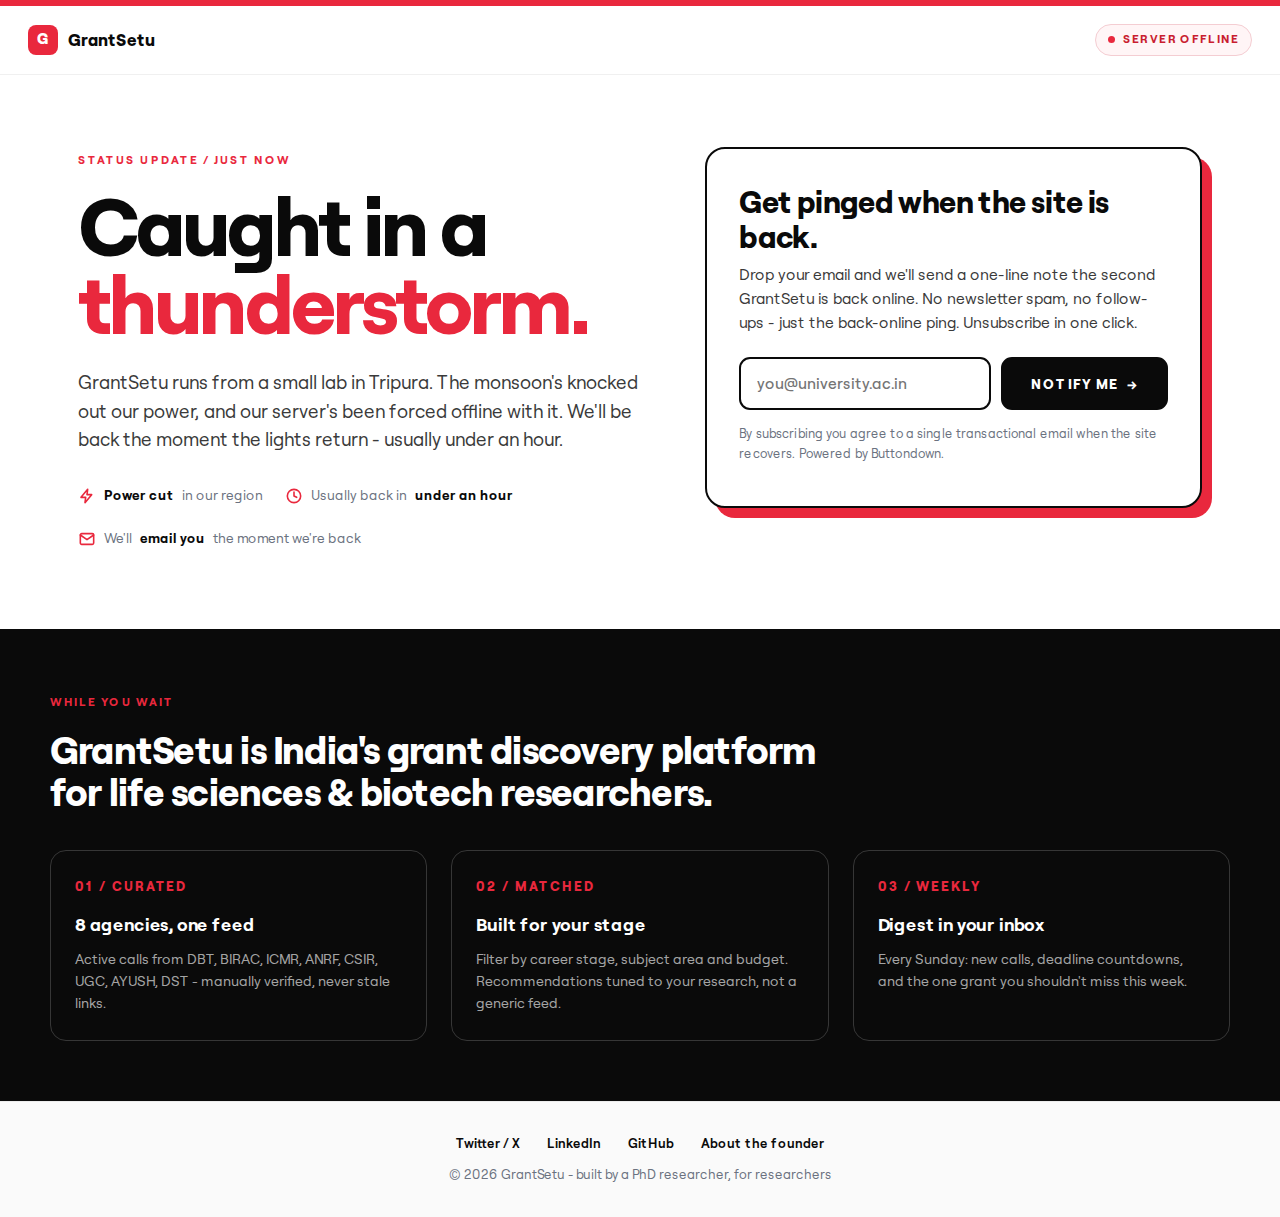
<file: grantsetu-offline/index.html>
<!doctype html>
<html lang="en">
<head>
<meta charset="utf-8">
<meta name="viewport" content="width=device-width,initial-scale=1">
<meta name="robots" content="noindex,nofollow">
<title>GrantSetu - briefly offline</title>
<meta name="description" content="GrantSetu is briefly offline due to a power cut. Drop your email and we'll let you know the moment we're back.">
<meta property="og:title" content="GrantSetu - briefly offline">
<meta property="og:description" content="The monsoon knocked out our power. We'll be back the moment the lights return.">
<meta name="theme-color" content="#0A0A0A">

<!-- Roobert variable font - loaded from the same origin (the portfolio repo). -->
<style>
  @font-face {
    font-family: 'Roobert';
    font-style: normal;
    font-weight: 300 900;
    font-display: swap;
    src: url('../fonts/roobert-proportional-vf.woff2') format('woff2 supports variations'),
         url('../fonts/roobert-proportional-vf.woff2') format('woff2-variations');
  }

  *,*::before,*::after{box-sizing:border-box}
  html,body{margin:0;padding:0;background:#fff;color:#0A0A0A;overflow-x:hidden}
  html{scroll-behavior:smooth}
  body{
    font-family:'Roobert',-apple-system,BlinkMacSystemFont,'Segoe UI',Roboto,sans-serif;
    -webkit-font-smoothing:antialiased;-moz-osx-font-smoothing:grayscale;
    line-height:1.55;
    min-height:100vh;
  }
  ::selection{background:#E9283D;color:#fff}

  /* ── Top bar ─────────────────────────────────────────────────── */
  .topbar{
    height:6px;background:#E9283D;
    position:sticky;top:0;z-index:50;
  }

  /* ── Mini header ─────────────────────────────────────────────── */
  .mini-header{
    display:flex;align-items:center;justify-content:space-between;
    padding:18px 28px;border-bottom:1px solid #f0f0f0;
    position:sticky;top:6px;background:#fff;z-index:40;
  }
  .brand{
    display:inline-flex;align-items:center;gap:10px;
    font-weight:800;font-size:17px;letter-spacing:-0.01em;
  }
  .brand-mark{
    width:30px;height:30px;border-radius:8px;background:#E9283D;
    display:inline-flex;align-items:center;justify-content:center;
    color:#fff;font-weight:900;font-size:15px;
  }
  .status-pill{
    display:inline-flex;align-items:center;gap:8px;
    padding:6px 12px;border-radius:999px;
    background:#fff5f6;border:1px solid #f4cdd2;
    font-size:11.5px;font-weight:700;text-transform:uppercase;letter-spacing:0.12em;
    color:#C91E30;
  }
  .status-dot{
    width:7px;height:7px;border-radius:50%;background:#E9283D;
    animation:blink 1.4s ease-in-out infinite;
  }
  @keyframes blink{
    0%,100%{opacity:1;transform:scale(1)}
    50%{opacity:0.45;transform:scale(0.85)}
  }

  /* ── Hero ─────────────────────────────────────────────────────── */
  .hero{
    position:relative;
    padding:72px 28px 80px;
    max-width:1180px;margin:0 auto;
    display:grid;grid-template-columns:minmax(0,1.15fr) minmax(0,1fr);
    gap:56px;align-items:start;
  }
  .eyebrow{
    display:inline-block;
    font-size:11.5px;font-weight:700;letter-spacing:0.18em;text-transform:uppercase;
    color:#E9283D;margin-bottom:18px;
  }
  h1.headline{
    font-size:clamp(40px,6.4vw,82px);
    line-height:0.96;letter-spacing:-0.035em;
    font-weight:800;margin:0 0 24px;
  }
  h1 .accent{color:#E9283D}
  h1 .strike{
    background:#0A0A0A;color:#fff;padding:0 14px;
    display:inline-block;transform:rotate(-1deg);
    border-radius:6px;
  }
  .lede{
    font-size:clamp(16px,1.45vw,19px);
    color:#3a3a3a;max-width:560px;margin:0 0 8px;line-height:1.55;
  }
  .meta{
    display:flex;flex-wrap:wrap;gap:22px;
    margin-top:30px;font-size:13.5px;color:#6b7280;
  }
  .meta strong{color:#0A0A0A;font-weight:700}
  .meta-item{display:inline-flex;align-items:center;gap:8px}
  .meta-icon{
    width:18px;height:18px;display:inline-flex;align-items:center;justify-content:center;
    color:#E9283D;
  }

  /* ── Card with form (sits in the hero's right column) ────────── */
  .form-card{
    border:2.5px solid #0A0A0A;border-radius:20px;
    padding:36px 32px 30px;
    box-shadow:10px 10px 0 0 #E9283D;
    background:#fff;
  }
  .form-card h2{
    font-size:clamp(24px,2.4vw,32px);
    letter-spacing:-0.02em;font-weight:800;
    margin:0 0 8px;line-height:1.15;
  }
  .form-card p.copy{
    font-size:15.5px;color:#3a3a3a;margin:0 0 22px;line-height:1.55;
  }
  .form-row{display:flex;gap:10px;flex-wrap:wrap}
  .form-row input[type=email]{
    flex:1;min-width:0;
    padding:15px 16px;font-size:15.5px;
    border:2px solid #0A0A0A;border-radius:11px;
    background:#fff;color:#0A0A0A;outline:none;
    font-family:inherit;font-weight:500;
    transition:box-shadow .15s ease;
  }
  .form-row input[type=email]:focus{box-shadow:0 0 0 4px rgba(233,40,61,0.22)}
  .form-row button{
    padding:15px 28px;font-size:13.5px;font-weight:800;
    text-transform:uppercase;letter-spacing:0.1em;
    border:2px solid #0A0A0A;border-radius:11px;
    background:#0A0A0A;color:#fff;cursor:pointer;
    font-family:inherit;
    transition:transform .08s ease,background .15s ease,border-color .15s ease;
    display:inline-flex;align-items:center;gap:8px;
  }
  .form-row button:hover{background:#E9283D;border-color:#E9283D}
  .form-row button:active{transform:translateY(1px)}
  .form-row button .arrow{transition:transform .2s ease}
  .form-row button:hover .arrow{transform:translateX(3px)}
  .form-note{
    margin-top:14px;font-size:12.5px;color:#6b7280;letter-spacing:0.01em;
  }

  /* ── Value prop strip ────────────────────────────────────────── */
  .value-strip{
    background:#0A0A0A;color:#fff;padding:60px 28px;
  }
  .value-inner{
    max-width:1180px;margin:0 auto;
  }
  .value-inner .eyebrow{color:#E9283D}
  .value-inner h3{
    font-size:clamp(26px,3vw,40px);font-weight:800;
    letter-spacing:-0.02em;margin:0 0 36px;color:#fff;line-height:1.1;
    max-width:780px;
  }
  .value-grid{
    display:grid;grid-template-columns:repeat(3,1fr);gap:24px;
  }
  .vc{
    border:1.5px solid rgba(255,255,255,0.18);
    border-radius:16px;padding:26px 24px;
    transition:border-color .2s ease,transform .2s ease;
  }
  .vc:hover{border-color:#E9283D;transform:translateY(-3px)}
  .vc-num{
    font-size:13px;font-weight:800;color:#E9283D;
    letter-spacing:0.15em;text-transform:uppercase;margin-bottom:14px;
    display:block;
  }
  .vc h4{font-size:18px;font-weight:700;margin:0 0 10px;letter-spacing:-0.01em}
  .vc p{font-size:14px;color:rgba(255,255,255,0.65);margin:0;line-height:1.55}

  /* ── Footer ──────────────────────────────────────────────────── */
  footer{
    padding:32px 28px;
    text-align:center;font-size:13px;color:#6b7280;
    border-top:1px solid #ececec;
    background:#fafafa;
  }
  footer .links{margin-bottom:10px}
  footer a{
    color:#0A0A0A;text-decoration:none;font-weight:600;
    margin:0 12px;border-bottom:1.5px solid transparent;
    transition:border-color .15s ease,color .15s ease;
  }
  footer a:hover{color:#E9283D;border-color:#E9283D}

  /* ── Mobile ──────────────────────────────────────────────────── */
  @media(max-width:900px){
    .hero{grid-template-columns:1fr;padding:48px 22px 56px;gap:36px}
    .form-card{padding:28px 24px 24px;box-shadow:7px 7px 0 0 #E9283D}
    .form-row button{width:100%;justify-content:center}
    .value-grid{grid-template-columns:1fr;gap:14px}
    .value-strip{padding:48px 22px}
    .mini-header{padding:14px 22px}
  }
</style>
</head>
<body>

<div class="topbar"></div>

<header class="mini-header">
  <div class="brand">
    <span class="brand-mark">G</span>
    <span>GrantSetu</span>
  </div>
  <div class="status-pill">
    <span class="status-dot"></span>
    <span>Server offline</span>
  </div>
</header>

<!-- ── Hero ─────────────────────────────────────────────────── -->
<section class="hero">
  <div>
    <span class="eyebrow">Status update / <span id="when">just now</span></span>
    <h1 class="headline">
      Caught in a<br>
      <span class="accent">thunderstorm.</span>
    </h1>
    <p class="lede">
      GrantSetu runs from a small lab in Tripura. The monsoon's knocked out our power, and our server's been forced offline with it. We'll be back the moment the lights return - usually under an hour.
    </p>
    <div class="meta">
      <span class="meta-item">
        <span class="meta-icon">
          <svg width="16" height="16" viewBox="0 0 24 24" fill="none" stroke="currentColor" stroke-width="2.4" stroke-linecap="round" stroke-linejoin="round"><path d="M13 2 3 14h7l-1 8 10-12h-7l1-8z"/></svg>
        </span>
        <strong>Power cut</strong> in our region
      </span>
      <span class="meta-item">
        <span class="meta-icon">
          <svg width="16" height="16" viewBox="0 0 24 24" fill="none" stroke="currentColor" stroke-width="2.4" stroke-linecap="round" stroke-linejoin="round"><circle cx="12" cy="12" r="10"/><path d="M12 6v6l4 2"/></svg>
        </span>
        Usually back in <strong>under an hour</strong>
      </span>
      <span class="meta-item">
        <span class="meta-icon">
          <svg width="16" height="16" viewBox="0 0 24 24" fill="none" stroke="currentColor" stroke-width="2.4" stroke-linecap="round" stroke-linejoin="round"><path d="M4 4h16c1 0 2 1 2 2v12c0 1-1 2-2 2H4c-1 0-2-1-2-2V6c0-1 1-2 2-2z"/><path d="m22 6-10 7L2 6"/></svg>
        </span>
        We'll <strong>email you</strong> the moment we're back
      </span>
    </div>
  </div>

  <!-- Email capture card - sits in the right column where the storm used to be -->
  <div class="form-card">
    <h2>Get pinged when the site is back.</h2>
    <p class="copy">
      Drop your email and we'll send a one-line note the second GrantSetu is back online. No newsletter spam, no follow-ups - just the back-online ping. Unsubscribe in one click.
    </p>
    <form
      action="https://buttondown.com/api/emails/embed-subscribe/grantsetu"
      method="post"
      target="popupwindow"
      onsubmit="window.open('https://buttondown.com/grantsetu', 'popupwindow')"
      class="form-row"
    >
      <input type="email" name="email" placeholder="you@university.ac.in" autocomplete="email" required>
      <input type="hidden" name="tag" value="outage-notify">
      <button type="submit">
        <span>Notify me</span>
        <span class="arrow">→</span>
      </button>
    </form>
    <p class="form-note">By subscribing you agree to a single transactional email when the site recovers. Powered by Buttondown.</p>
  </div>
</section>

<!-- ── Value prop strip - converts the wait into a learn-about-us moment ── -->
<section class="value-strip">
  <div class="value-inner">
    <span class="eyebrow">While you wait</span>
    <h3>GrantSetu is India's grant discovery platform for life sciences &amp; biotech researchers.</h3>
    <div class="value-grid">
      <div class="vc">
        <span class="vc-num">01 / Curated</span>
        <h4>8 agencies, one feed</h4>
        <p>Active calls from DBT, BIRAC, ICMR, ANRF, CSIR, UGC, AYUSH, DST - manually verified, never stale links.</p>
      </div>
      <div class="vc">
        <span class="vc-num">02 / Matched</span>
        <h4>Built for your stage</h4>
        <p>Filter by career stage, subject area and budget. Recommendations tuned to your research, not a generic feed.</p>
      </div>
      <div class="vc">
        <span class="vc-num">03 / Weekly</span>
        <h4>Digest in your inbox</h4>
        <p>Every Sunday: new calls, deadline countdowns, and the one grant you shouldn't miss this week.</p>
      </div>
    </div>
  </div>
</section>

<footer>
  <div class="links">
    <a href="https://twitter.com/grantsetu" rel="noopener">Twitter / X</a>
    <a href="https://linkedin.com/company/grantsetu" rel="noopener">LinkedIn</a>
    <a href="https://github.com/argajitsarkr/grantsetu" rel="noopener">GitHub</a>
    <a href="https://argajitsarkr.github.io/" rel="noopener">About the founder</a>
  </div>
  <div>&copy; <span id="yr"></span> GrantSetu - built by a PhD researcher, for researchers</div>
</footer>

<script>
  // ── "Status update / X minutes ago" - resets every page load ──
  (function(){
    var el = document.getElementById('when');
    if (!el) return;
    var start = Date.now();
    function tick(){
      var mins = Math.floor((Date.now() - start) / 60000);
      el.textContent = mins < 1 ? 'just now' : (mins === 1 ? '1 minute ago' : mins + ' minutes ago');
    }
    tick();
    setInterval(tick, 30000);
  })();

  // ── Footer year ──
  document.getElementById('yr').textContent = new Date().getFullYear();
</script>

</body>
</html>
</file>
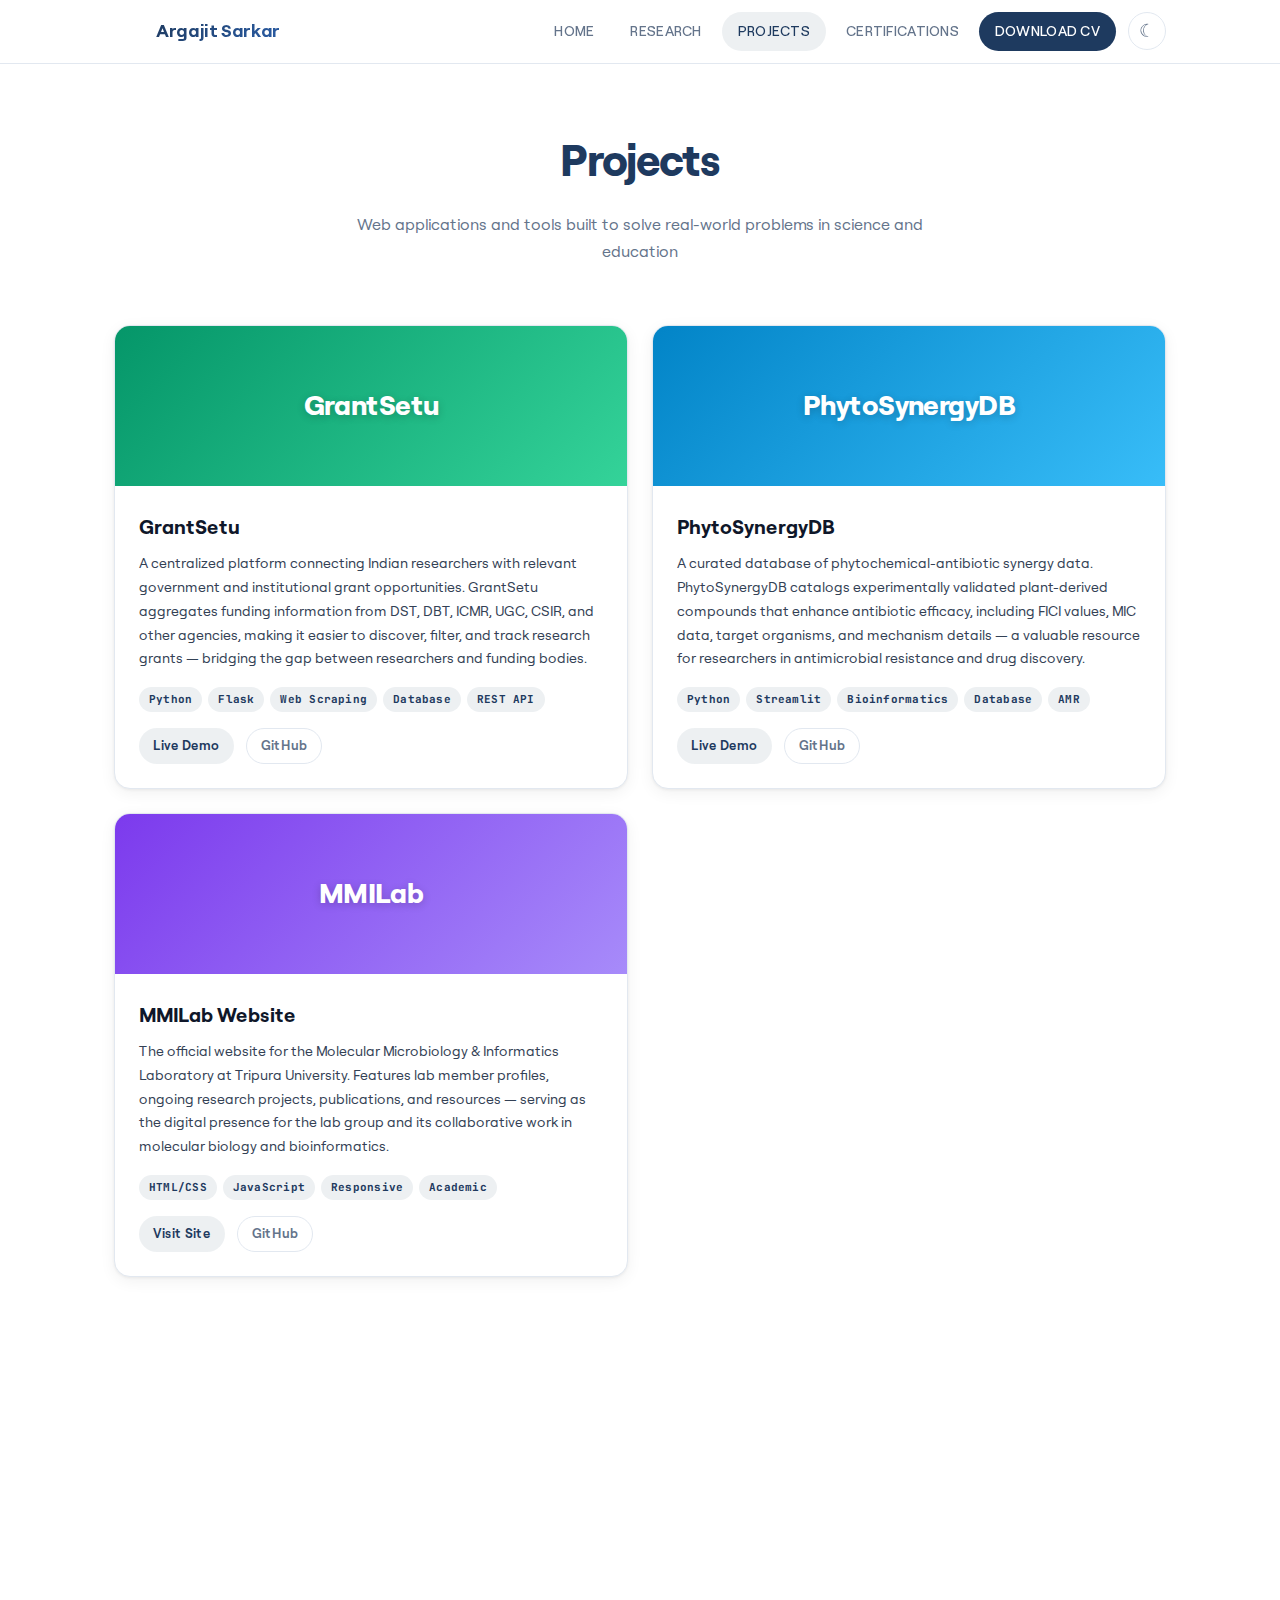
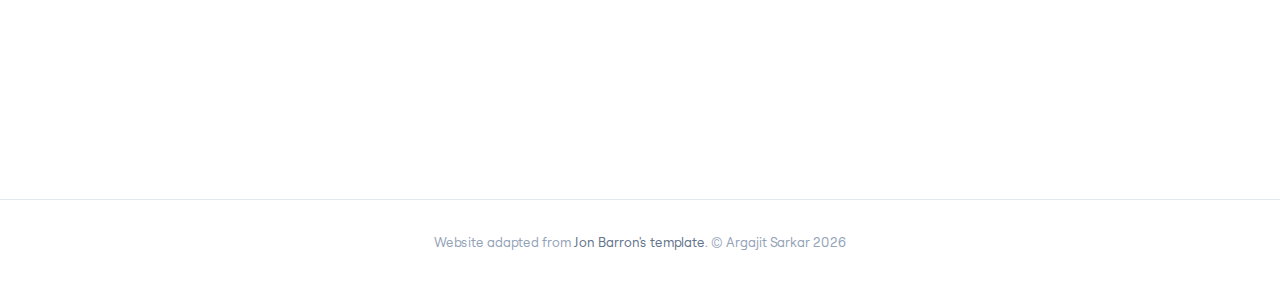
<file: projects.html>
<!DOCTYPE html>
<html lang="en" data-theme="light">
<head>
    <meta charset="UTF-8">
    <meta name="viewport" content="width=device-width, initial-scale=1.0">
    <title>Projects — Argajit Sarkar</title>
    <meta name="author" content="Argajit Sarkar">
    <meta name="description" content="Software projects by Argajit Sarkar — GrantSetu, PhytoSynergyDB, MMILab, and more.">
    <link rel="apple-touch-icon" sizes="180x180" href="images/apple-touch-icon.png">
    <link rel="icon" type="image/png" sizes="32x32" href="images/favicon-32x32.png">
    <link rel="icon" type="image/png" sizes="16x16" href="images/favicon-16x16.png">
    <link rel="shortcut icon" href="favicon.ico">
    <link rel="manifest" href="site.webmanifest">
    <link rel="stylesheet" href="styles.css">
    <script>document.documentElement.setAttribute('data-theme', localStorage.getItem('theme') || 'light');</script>
</head>
<body>

    <!-- Progress Bar -->
    <div class="progress-bar"></div>

    <!-- Navigation -->
    <nav class="nav">
        <div class="nav-inner">
            <a href="index.html" class="nav-brand">
                <img src="images/a_logo.png" alt="Logo">
                <span>Argajit Sarkar</span>
            </a>
            <ul class="nav-links">
                <li><a href="index.html">Home</a></li>
                <li><a href="research.html">Research</a></li>
                <li><a href="projects.html">Projects</a></li>
                <li><a href="certifications.html">Certifications</a></li>
                <li><a href="data/Argajit CV 2026.pdf" target="_blank" class="nav-cta">Download CV</a></li>
                <li>
                    <button class="theme-toggle" aria-label="Toggle theme">
                        <span class="icon-sun">&#9728;</span>
                        <span class="icon-moon">&#9790;</span>
                    </button>
                </li>
            </ul>
            <button class="nav-toggle" aria-label="Toggle navigation">
                <span></span>
                <span></span>
                <span></span>
            </button>
        </div>
    </nav>

    <!-- Page Header -->
    <div class="page-header">
        <div class="container">
            <h1>Projects</h1>
            <p>Web applications and tools built to solve real-world problems in science and education</p>
        </div>
    </div>

    <!-- Projects -->
    <section class="section" style="padding-top: 20px;">
        <div class="container">
            <div class="project-grid">

                <!-- GrantSetu -->
                <div class="card project-card fade-in">
                    <div class="project-card__banner project-card__banner--green">
                        <span class="project-card__banner-text">GrantSetu</span>
                    </div>
                    <div class="project-card__body">
                        <h3 class="project-card__title">GrantSetu</h3>
                        <p class="project-card__desc">
                            A centralized platform connecting Indian researchers with relevant government and institutional grant opportunities. GrantSetu aggregates funding information from DST, DBT, ICMR, UGC, CSIR, and other agencies, making it easier to discover, filter, and track research grants — bridging the gap between researchers and funding bodies.
                        </p>
                        <div class="project-card__tags">
                            <span class="project-tag">Python</span>
                            <span class="project-tag">Flask</span>
                            <span class="project-tag">Web Scraping</span>
                            <span class="project-tag">Database</span>
                            <span class="project-tag">REST API</span>
                        </div>
                        <div class="project-card__links">
                            <a href="#" class="project-card__link">Live Demo</a>
                            <a href="#" class="project-card__link project-card__link--secondary">GitHub</a>
                        </div>
                    </div>
                </div>

                <!-- PhytoSynergyDB -->
                <div class="card project-card fade-in">
                    <div class="project-card__banner project-card__banner--blue">
                        <span class="project-card__banner-text">PhytoSynergyDB</span>
                    </div>
                    <div class="project-card__body">
                        <h3 class="project-card__title">PhytoSynergyDB</h3>
                        <p class="project-card__desc">
                            A curated database of phytochemical-antibiotic synergy data. PhytoSynergyDB catalogs experimentally validated plant-derived compounds that enhance antibiotic efficacy, including FICI values, MIC data, target organisms, and mechanism details — a valuable resource for researchers in antimicrobial resistance and drug discovery.
                        </p>
                        <div class="project-card__tags">
                            <span class="project-tag">Python</span>
                            <span class="project-tag">Streamlit</span>
                            <span class="project-tag">Bioinformatics</span>
                            <span class="project-tag">Database</span>
                            <span class="project-tag">AMR</span>
                        </div>
                        <div class="project-card__links">
                            <a href="#" class="project-card__link">Live Demo</a>
                            <a href="#" class="project-card__link project-card__link--secondary">GitHub</a>
                        </div>
                    </div>
                </div>

                <!-- MMILab -->
                <div class="card project-card fade-in">
                    <div class="project-card__banner project-card__banner--purple">
                        <span class="project-card__banner-text">MMILab</span>
                    </div>
                    <div class="project-card__body">
                        <h3 class="project-card__title">MMILab Website</h3>
                        <p class="project-card__desc">
                            The official website for the Molecular Microbiology & Informatics Laboratory at Tripura University. Features lab member profiles, ongoing research projects, publications, and resources — serving as the digital presence for the lab group and its collaborative work in molecular biology and bioinformatics.
                        </p>
                        <div class="project-card__tags">
                            <span class="project-tag">HTML/CSS</span>
                            <span class="project-tag">JavaScript</span>
                            <span class="project-tag">Responsive</span>
                            <span class="project-tag">Academic</span>
                        </div>
                        <div class="project-card__links">
                            <a href="#" class="project-card__link">Visit Site</a>
                            <a href="#" class="project-card__link project-card__link--secondary">GitHub</a>
                        </div>
                    </div>
                </div>

            </div>
        </div>
    </section>

    <!-- CTA -->
    <section class="cta-section">
        <div class="container container--narrow">
            <div class="cta-box fade-in">
                <h2>Have a Project Idea?</h2>
                <p>I'm open to building tools that help researchers and scientists work more effectively.</p>
                <div class="cta-links">
                    <a href="mailto:argajit.mbbi@tripurauniv.ac.in" class="hero-link hero-link--primary">Get in Touch</a>
                    <a href="https://github.com/argajitsarkr" target="_blank" rel="noopener noreferrer" class="hero-link hero-link--secondary">GitHub Profile</a>
                </div>
            </div>
        </div>
    </section>

    <!-- Footer -->
    <footer class="footer">
        <div class="container">
            <p>
                Website adapted from <a href="https://github.com/jonbarron/jonbarron_website" target="_blank" rel="noopener noreferrer">Jon Barron's template</a>.
                &copy; Argajit Sarkar <span id="current-year"></span>
            </p>
        </div>
    </footer>

    <!-- Back to Top -->
    <button class="back-to-top" aria-label="Back to top">&uarr;</button>

    <script src="script.js"></script>
</body>
</html>
</file>
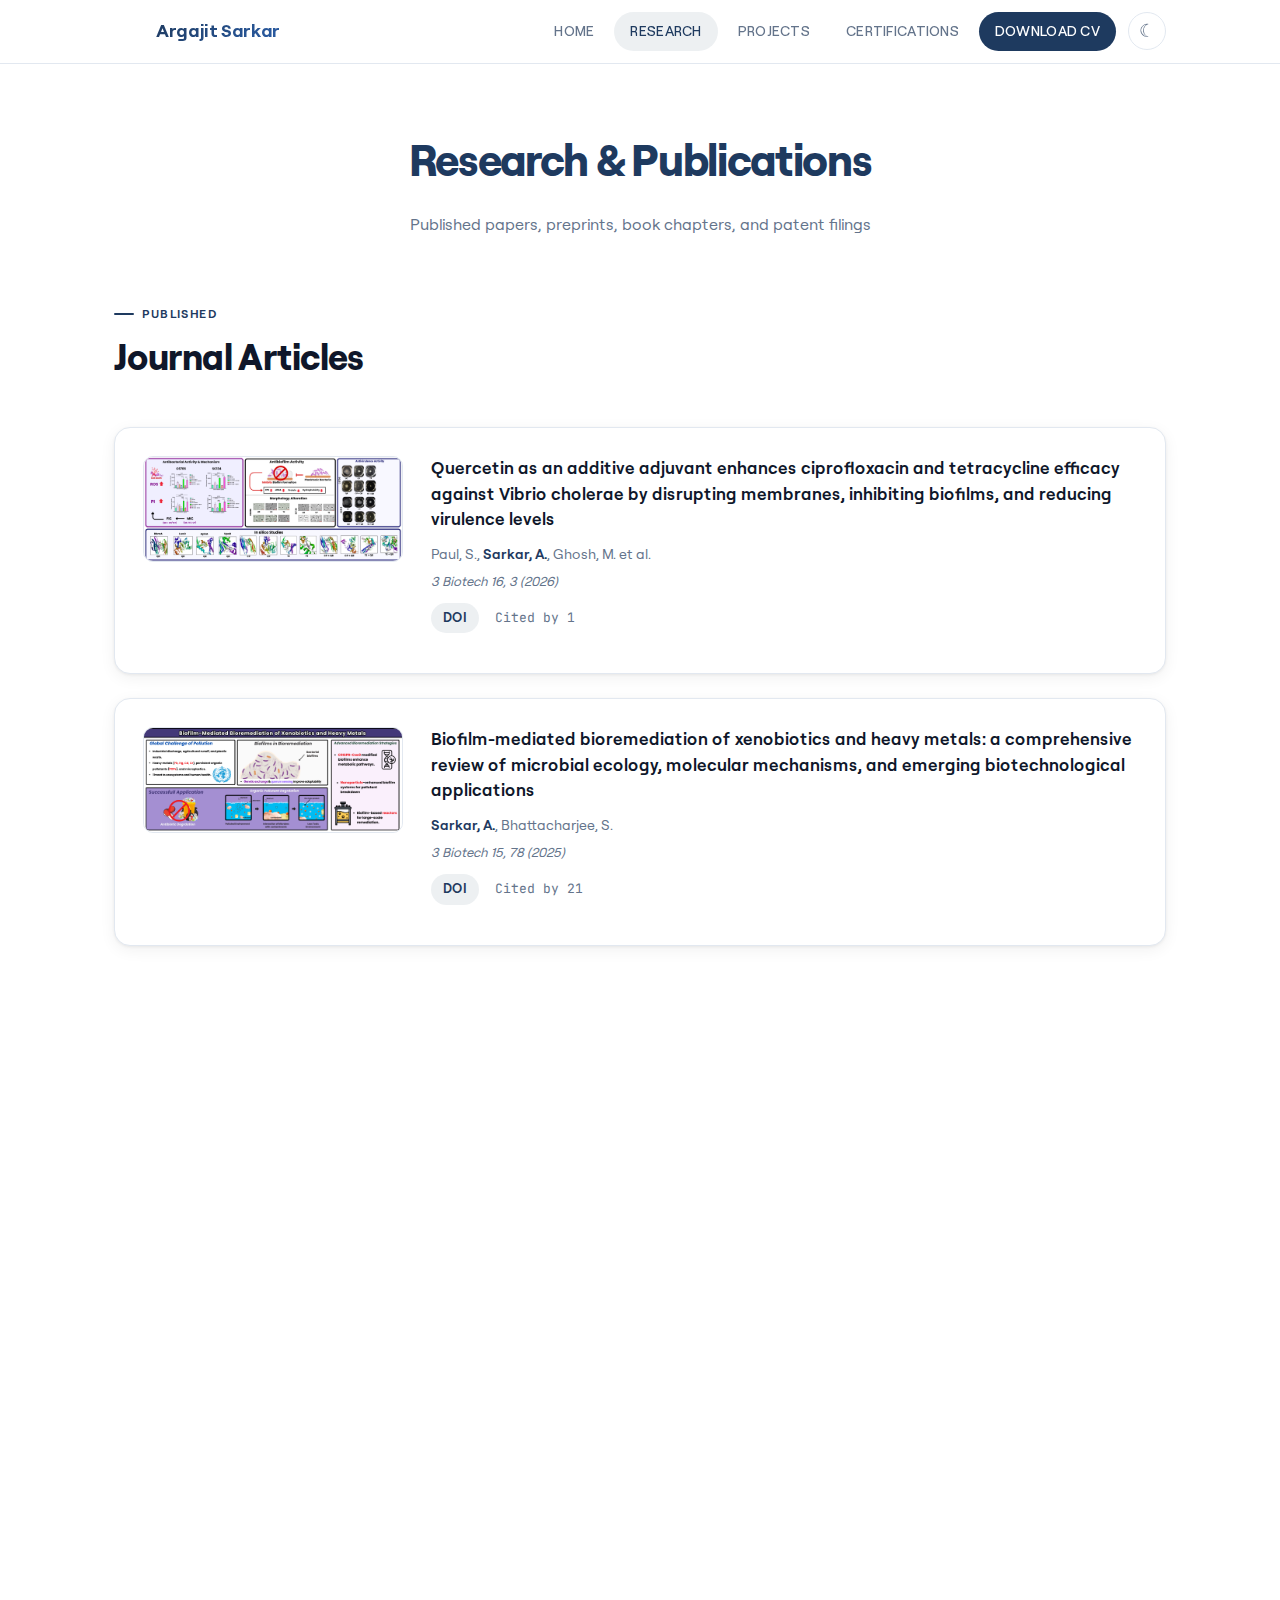
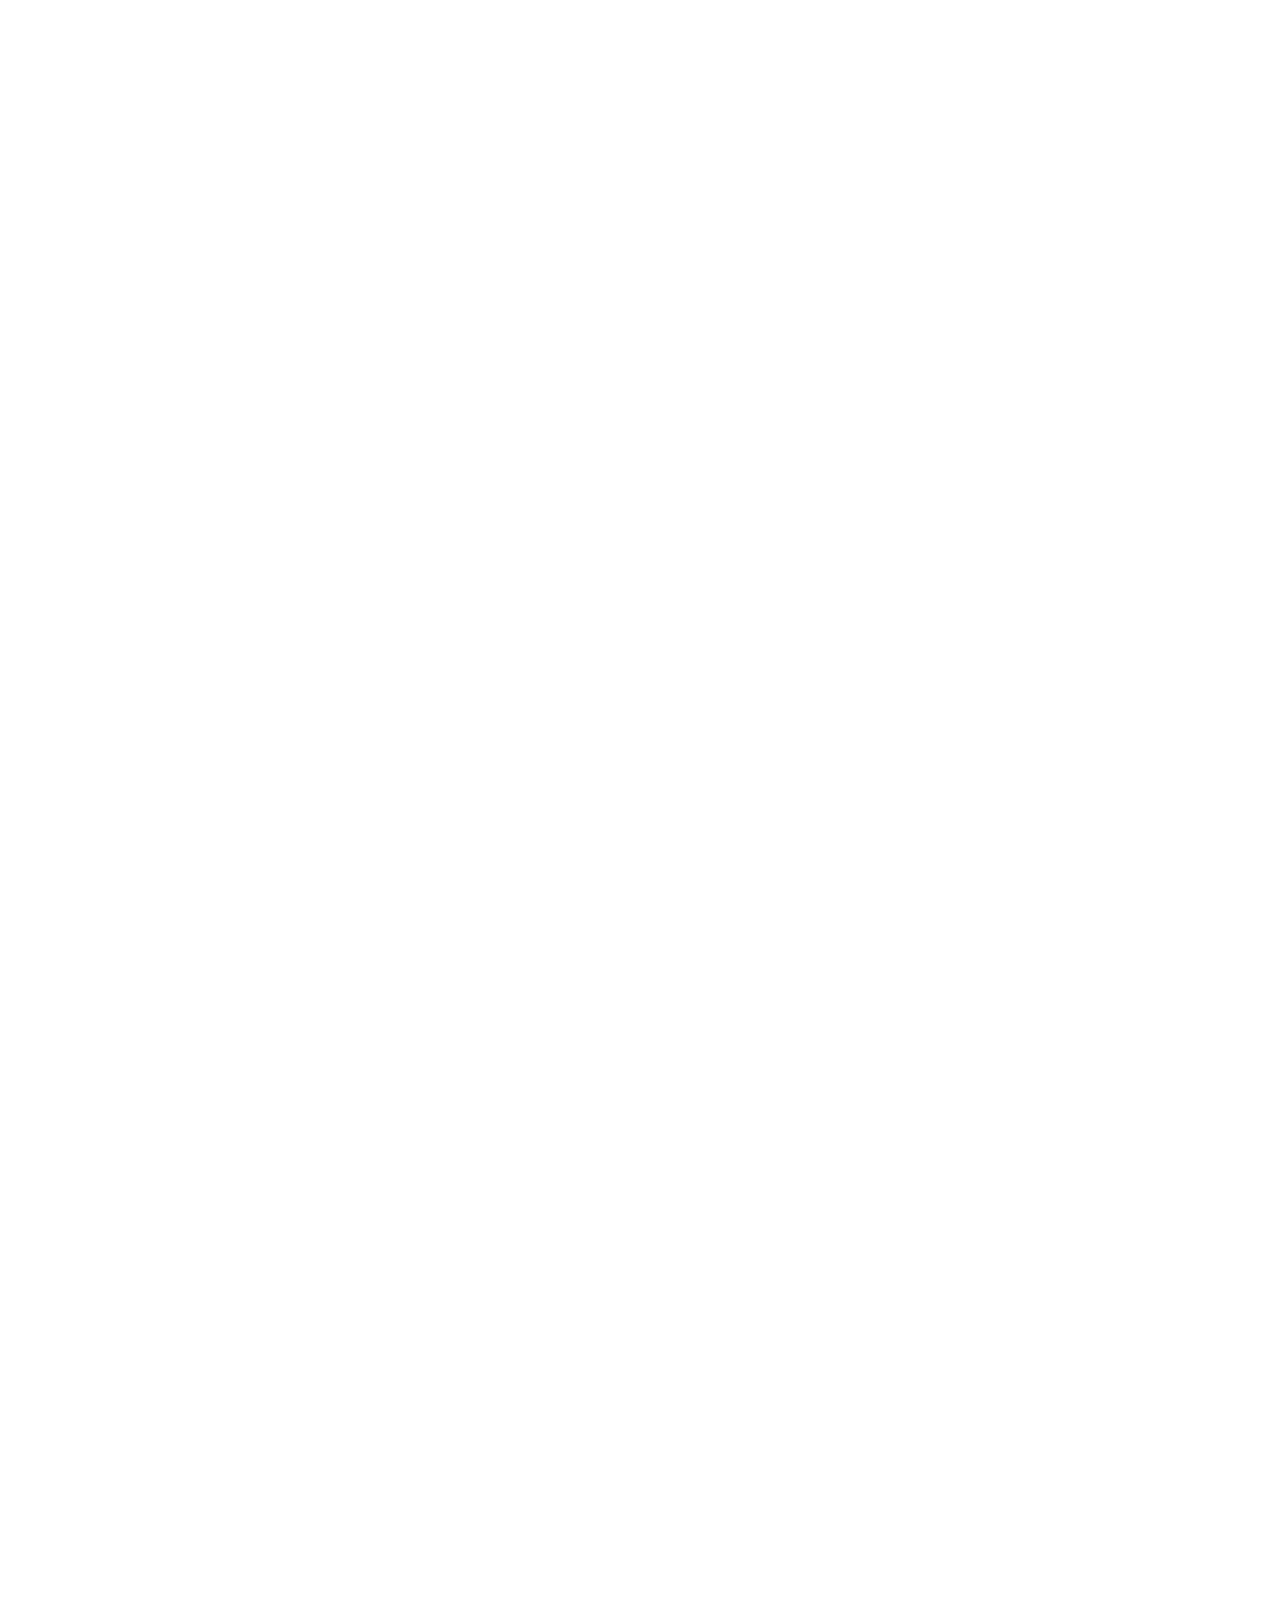
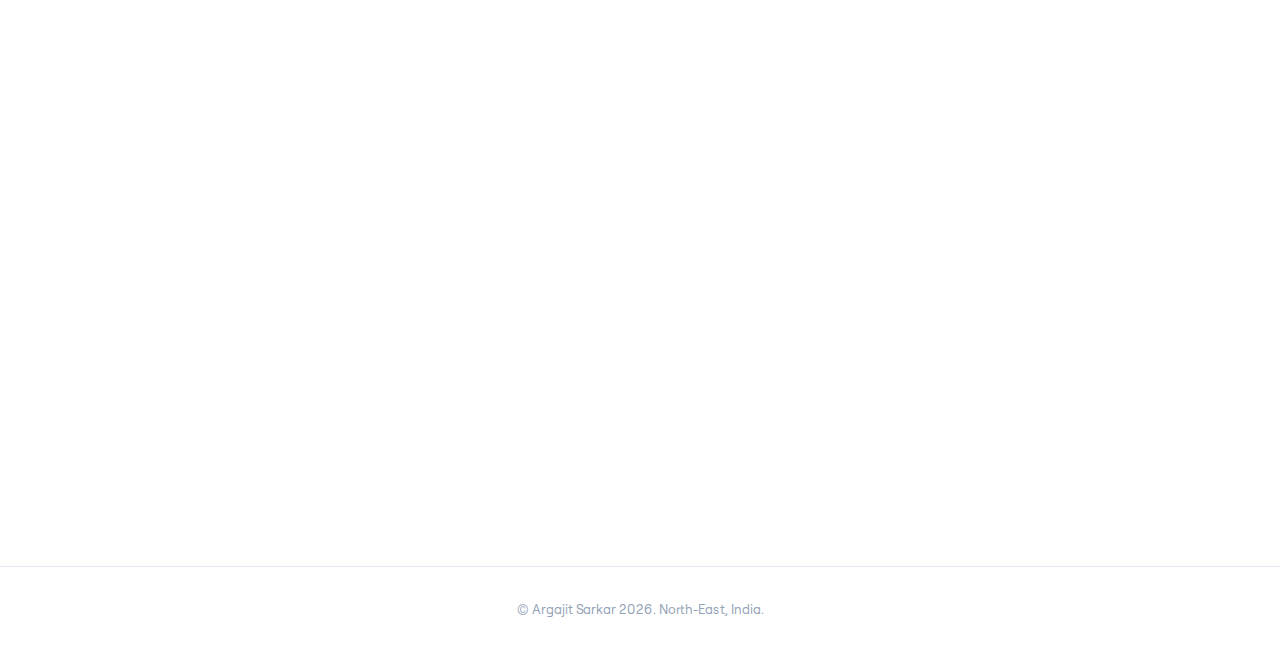
<file: research.html>
<!DOCTYPE html>
<html lang="en" data-theme="light">
<head>
    <meta charset="UTF-8">
    <meta name="viewport" content="width=device-width, initial-scale=1.0">
    <title>Research — Argajit Sarkar</title>
    <meta name="author" content="Argajit Sarkar">
    <meta name="description" content="Publications, preprints, book chapters, and patents by Argajit Sarkar.">
    <link rel="apple-touch-icon" sizes="180x180" href="images/apple-touch-icon.png">
    <link rel="icon" type="image/png" sizes="32x32" href="images/favicon-32x32.png">
    <link rel="icon" type="image/png" sizes="16x16" href="images/favicon-16x16.png">
    <link rel="shortcut icon" href="favicon.ico">
    <link rel="manifest" href="site.webmanifest">
    <link rel="stylesheet" href="styles.css">
    <script>document.documentElement.setAttribute('data-theme', localStorage.getItem('theme') || 'light');</script>
</head>
<body>

    <!-- Progress Bar -->
    <div class="progress-bar"></div>

    <!-- Navigation -->
    <nav class="nav">
        <div class="nav-inner">
            <a href="index.html" class="nav-brand">
                <img src="images/a_logo.png" alt="Logo">
                <span>Argajit Sarkar</span>
            </a>
            <ul class="nav-links">
                <li><a href="index.html">Home</a></li>
                <li><a href="research.html">Research</a></li>
                <li><a href="projects.html">Projects</a></li>
                <li><a href="certifications.html">Certifications</a></li>
                <li><a href="data/Argajit CV 2026.pdf" target="_blank" class="nav-cta">Download CV</a></li>
                <li>
                    <button class="theme-toggle" aria-label="Toggle theme">
                        <span class="icon-sun">&#9728;</span>
                        <span class="icon-moon">&#9790;</span>
                    </button>
                </li>
            </ul>
            <button class="nav-toggle" aria-label="Toggle navigation">
                <span></span>
                <span></span>
                <span></span>
            </button>
        </div>
    </nav>

    <!-- Page Header -->
    <div class="page-header">
        <div class="container">
            <h1>Research & Publications</h1>
            <p>Published papers, preprints, book chapters, and patent filings</p>
        </div>
    </div>

    <!-- Published Papers -->
    <section class="section" style="padding-top: 20px;">
        <div class="container">
            <div class="section-header fade-in">
                <div class="section-label">Published</div>
                <h2 class="section-title">Journal Articles</h2>
            </div>
            <div class="pub-grid">

                <!-- Paper 1 -->
                <div class="card pub-card fade-in">
                    <div class="pub-card__image">
                        <img src="images/qer.png" alt="Quercetin Research">
                    </div>
                    <div class="pub-card__content">
                        <h3 class="pub-card__title">
                            <a href="https://link.springer.com/article/10.1007/s13205-025-04621-x" target="_blank" rel="noopener noreferrer">Quercetin as an additive adjuvant enhances ciprofloxacin and tetracycline efficacy against Vibrio cholerae by disrupting membranes, inhibiting biofilms, and reducing virulence levels</a>
                        </h3>
                        <p class="pub-card__authors">
                            Paul, S., <strong>Sarkar, A.</strong>, Ghosh, M. et al.
                        </p>
                        <p class="pub-card__journal">3 Biotech 16, 3 (2026)</p>
                        <div class="pub-card__meta">
                            <a href="https://doi.org/10.1007/s13205-025-04621-x" target="_blank" rel="noopener noreferrer" class="pub-card__link">DOI</a>
                            <span class="pub-card__citation">Cited by 1</span>
                        </div>
                    </div>
                </div>

                <!-- Paper 2 -->
                <div class="card pub-card fade-in">
                    <div class="pub-card__image">
                        <img src="images/rem.png" alt="Biofilm bioremediation">
                    </div>
                    <div class="pub-card__content">
                        <h3 class="pub-card__title">
                            <a href="https://link.springer.com/article/10.1007/s13205-025-04252-2" target="_blank" rel="noopener noreferrer">Biofilm-mediated bioremediation of xenobiotics and heavy metals: a comprehensive review of microbial ecology, molecular mechanisms, and emerging biotechnological applications</a>
                        </h3>
                        <p class="pub-card__authors">
                            <strong>Sarkar, A.</strong>, Bhattacharjee, S.
                        </p>
                        <p class="pub-card__journal">3 Biotech 15, 78 (2025)</p>
                        <div class="pub-card__meta">
                            <a href="https://doi.org/10.1007/s13205-025-04252-2" target="_blank" rel="noopener noreferrer" class="pub-card__link">DOI</a>
                            <span class="pub-card__citation">Cited by 21</span>
                        </div>
                    </div>
                </div>

                <!-- Paper 3 -->
                <div class="card pub-card fade-in">
                    <div class="pub-card__image">
                        <img src="images/tgf.png" alt="TGF-beta research">
                    </div>
                    <div class="pub-card__content">
                        <h3 class="pub-card__title">
                            <a href="https://www.sciencedirect.com/science/article/abs/pii/S1043466625000122" target="_blank" rel="noopener noreferrer">TGF-beta plays dual roles in immunity and pathogenesis in leishmaniasis</a>
                        </h3>
                        <p class="pub-card__authors">
                            Barik, S., Goswami, S., Nanda, P. K., <strong>Sarkar, A.</strong>, Saha, B., Sarkar, A., & Bhattacharjee, S.
                        </p>
                        <p class="pub-card__journal">Cytokine, 156865 (2025)</p>
                        <div class="pub-card__meta">
                            <a href="https://doi.org/10.1016/j.cyto.2025.156865" target="_blank" rel="noopener noreferrer" class="pub-card__link">DOI</a>
                            <span class="pub-card__citation">Cited by 9</span>
                        </div>
                    </div>
                </div>

            </div>
        </div>
    </section>

    <!-- Book Chapters -->
    <section class="section" style="padding-top: 0;">
        <div class="container">
            <div class="section-header fade-in">
                <div class="section-label">Book Chapter</div>
                <h2 class="section-title">Conference Proceedings</h2>
            </div>
            <div class="pub-grid">
                <div class="card pub-card fade-in">
                    <div class="pub-card__content">
                        <h3 class="pub-card__title">
                            Ghrelin as a potential therapeutic peptide in cancer prevention: A narrative review of molecular and cellular mechanisms
                        </h3>
                        <p class="pub-card__authors">
                            Mandal, R., Saha, S., & <strong>Sarkar, A.</strong>
                        </p>
                        <p class="pub-card__journal">In Proceedings of the 10th International Conference on Recent Advances in Bioscience (pp. 49–64). KSG College of Arts and Science, 2025.</p>
                    </div>
                </div>
            </div>
        </div>
    </section>

    <!-- Preprints & Under Review -->
    <section class="section" style="padding-top: 0;">
        <div class="container">
            <div class="section-header fade-in">
                <div class="section-label">In Progress</div>
                <h2 class="section-title">Preprints & Under Review</h2>
            </div>
            <div class="pub-grid">

                <div class="card pub-card fade-in">
                    <div class="pub-card__image">
                        <img src="images/PreML.png" alt="Periodontitis ML">
                    </div>
                    <div class="pub-card__content">
                        <h3 class="pub-card__title">
                            <a href="https://dx.doi.org/10.2139/ssrn.5334047" target="_blank" rel="noopener noreferrer">Harnessing Generative Artificial Intelligence for Periodontitis Prediction: A Machine Learning Approach Integrating Systemic Health Indicators for Precision Oral Health in Resource-Limited Settings</a>
                        </h3>
                        <p class="pub-card__authors">
                            <strong>Sarkar, A.</strong>, Ghosh, E., Bhattacharjee, S.
                        </p>
                        <p class="pub-card__journal">Frontiers in Dental Medicine (Under Revision) &bull; SSRN Preprint</p>
                        <div class="pub-card__meta">
                            <a href="https://dx.doi.org/10.2139/ssrn.5334047" target="_blank" rel="noopener noreferrer" class="pub-card__link">SSRN</a>
                        </div>
                    </div>
                </div>

                <div class="card pub-card fade-in">
                    <div class="pub-card__content">
                        <h3 class="pub-card__title">
                            The Emerging Landscape of Agentic AI: Integrating multi-agent collaborative systems, large language models (LLMs), and deep learning for a paradigm shift in pharmaceutical efficiency
                        </h3>
                        <p class="pub-card__authors">
                            <strong>Sarkar, A.</strong>, Bhattacharjee, B., Chackraborty, C., Bhattacharjee, S.
                        </p>
                        <p class="pub-card__journal">Briefings in Bioinformatics (Submitted)</p>
                    </div>
                </div>

            </div>
        </div>
    </section>

    <!-- Patents -->
    <section class="section" style="padding-top: 0;">
        <div class="container">
            <div class="section-header fade-in">
                <div class="section-label">Intellectual Property</div>
                <h2 class="section-title">Patents</h2>
            </div>
            <div class="pub-grid">
                <div class="card pub-card fade-in">
                    <div class="pub-card__content">
                        <h3 class="pub-card__title">
                            System And Method For Development, Characterization And Simulation Of The Epitope-Based Peptide Therapeutic Vaccine Against Colorectal Cancer Using Neoantigens
                        </h3>
                        <p class="pub-card__authors">International Patent</p>
                        <p class="pub-card__journal">Date of Filing: 11 December 2025</p>
                    </div>
                </div>
            </div>
        </div>
    </section>

    <!-- Conferences -->
    <section class="section" style="padding-top: 0;">
        <div class="container">
            <div class="section-header fade-in">
                <div class="section-label">Presentations</div>
                <h2 class="section-title">Conferences, Seminars & Awards</h2>
            </div>
            <div class="pub-grid">
                <div class="card pub-card fade-in">
                    <div class="pub-card__content">
                        <h3 class="pub-card__title">Poster Presentation — ICABSB-2025</h3>
                        <p class="pub-card__journal">International Conference on Advances in Biotechnology, Bioprocessing, and Structural Biology, 11-14 December 2025, IIT Roorkee, Uttarakhand, India</p>
                    </div>
                </div>
                <div class="card pub-card fade-in">
                    <div class="pub-card__content">
                        <h3 class="pub-card__title">Poster Presentation — India International Science Festival (IISF) 2025</h3>
                        <p class="pub-card__journal">6-9 December 2025, Chandigarh, Haryana, India</p>
                    </div>
                </div>
                <div class="card pub-card fade-in">
                    <div class="pub-card__content">
                        <h3 class="pub-card__title">Poster Presentation — AICBio 2025</h3>
                        <p class="pub-card__journal">Research Symposium on Artificial Intelligence and Computational Biology, 3-5 December 2025, Amrita Vishwa Vidyapeetham, Coimbatore, Tamil Nadu, India</p>
                    </div>
                </div>
                <div class="card pub-card fade-in">
                    <div class="pub-card__content">
                        <h3 class="pub-card__title">Oral Presentation — Research Catalyst Global Symposium (RCGS)</h3>
                        <p class="pub-card__journal">September 2025, Online</p>
                    </div>
                </div>
                <div class="card pub-card fade-in">
                    <div class="pub-card__content">
                        <h3 class="pub-card__title">Oral Presentation — NCRTBSNEI-2025</h3>
                        <p class="pub-card__journal">National Conference on Recent Trends in Biological Sciences in Northeastern India, March 2025, Tripura University, India</p>
                    </div>
                </div>
                <div class="card pub-card fade-in">
                    <div class="pub-card__content">
                        <h3 class="pub-card__title">Science Beyond Borders — IISF 2024</h3>
                        <p class="pub-card__journal">India International Science Festival, 2024, IIT Guwahati, Assam, India</p>
                    </div>
                </div>
            </div>
        </div>
    </section>

    <!-- Footer -->
    <footer class="footer">
        <div class="container">
            <p>&copy; Argajit Sarkar <span id="current-year"></span>. North-East, India.</p>
        </div>
    </footer>

    <!-- Back to Top -->
    <button class="back-to-top" aria-label="Back to top">&uarr;</button>

    <script src="script.js"></script>
</body>
</html>
</file>
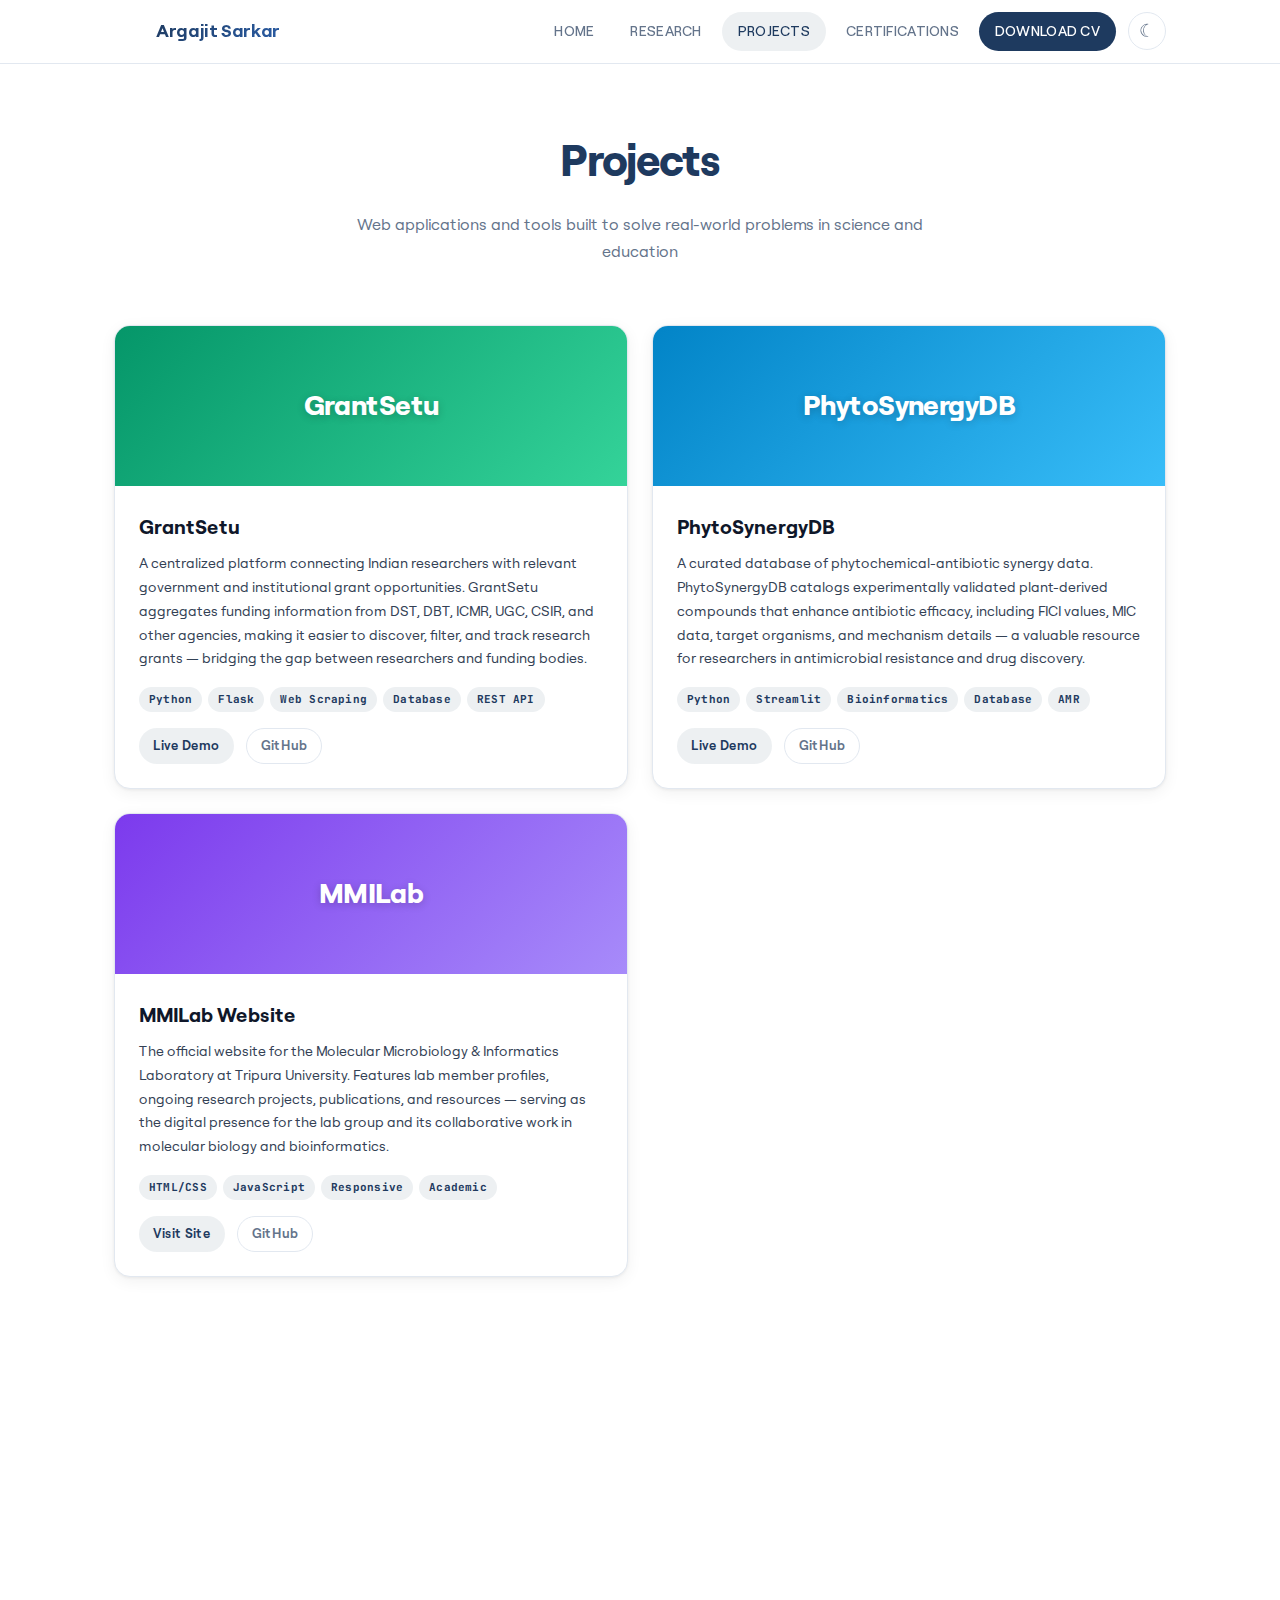
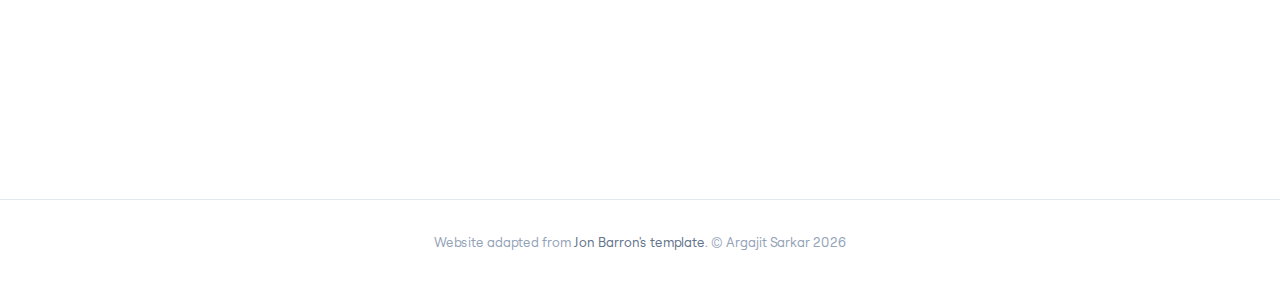
<file: Downloads/argajitsarkr.github today/projects.html>
<!DOCTYPE html>
<html lang="en" data-theme="light">
<head>
    <meta charset="UTF-8">
    <meta name="viewport" content="width=device-width, initial-scale=1.0">
    <title>Projects — Argajit Sarkar</title>
    <meta name="author" content="Argajit Sarkar">
    <meta name="description" content="Software projects by Argajit Sarkar — GrantSetu, PhytoSynergyDB, MMILab, and more.">
    <link rel="icon" type="image/png" href="images/a_logo.png">
    <link rel="stylesheet" href="styles.css">
    <script>document.documentElement.setAttribute('data-theme', localStorage.getItem('theme') || 'light');</script>
</head>
<body>

    <!-- Progress Bar -->
    <div class="progress-bar"></div>

    <!-- Navigation -->
    <nav class="nav">
        <div class="nav-inner">
            <a href="index.html" class="nav-brand">
                <img src="images/a_logo.png" alt="Logo">
                <span>Argajit Sarkar</span>
            </a>
            <ul class="nav-links">
                <li><a href="index.html">Home</a></li>
                <li><a href="research.html">Research</a></li>
                <li><a href="projects.html">Projects</a></li>
                <li><a href="certifications.html">Certifications</a></li>
                <li><a href="data/Argajit CV 2026.pdf" target="_blank" class="nav-cta">Download CV</a></li>
                <li>
                    <button class="theme-toggle" aria-label="Toggle theme">
                        <span class="icon-sun">&#9728;</span>
                        <span class="icon-moon">&#9790;</span>
                    </button>
                </li>
            </ul>
            <button class="nav-toggle" aria-label="Toggle navigation">
                <span></span>
                <span></span>
                <span></span>
            </button>
        </div>
    </nav>

    <!-- Page Header -->
    <div class="page-header">
        <div class="container">
            <h1>Projects</h1>
            <p>Web applications and tools built to solve real-world problems in science and education</p>
        </div>
    </div>

    <!-- Projects -->
    <section class="section" style="padding-top: 20px;">
        <div class="container">
            <div class="project-grid">

                <!-- GrantSetu -->
                <div class="card project-card fade-in">
                    <div class="project-card__banner project-card__banner--green">
                        <span class="project-card__banner-text">GrantSetu</span>
                    </div>
                    <div class="project-card__body">
                        <h3 class="project-card__title">GrantSetu</h3>
                        <p class="project-card__desc">
                            A centralized platform connecting Indian researchers with relevant government and institutional grant opportunities. GrantSetu aggregates funding information from DST, DBT, ICMR, UGC, CSIR, and other agencies, making it easier to discover, filter, and track research grants — bridging the gap between researchers and funding bodies.
                        </p>
                        <div class="project-card__tags">
                            <span class="project-tag">Python</span>
                            <span class="project-tag">Flask</span>
                            <span class="project-tag">Web Scraping</span>
                            <span class="project-tag">Database</span>
                            <span class="project-tag">REST API</span>
                        </div>
                        <div class="project-card__links">
                            <a href="#" class="project-card__link">Live Demo</a>
                            <a href="#" class="project-card__link project-card__link--secondary">GitHub</a>
                        </div>
                    </div>
                </div>

                <!-- PhytoSynergyDB -->
                <div class="card project-card fade-in">
                    <div class="project-card__banner project-card__banner--blue">
                        <span class="project-card__banner-text">PhytoSynergyDB</span>
                    </div>
                    <div class="project-card__body">
                        <h3 class="project-card__title">PhytoSynergyDB</h3>
                        <p class="project-card__desc">
                            A curated database of phytochemical-antibiotic synergy data. PhytoSynergyDB catalogs experimentally validated plant-derived compounds that enhance antibiotic efficacy, including FICI values, MIC data, target organisms, and mechanism details — a valuable resource for researchers in antimicrobial resistance and drug discovery.
                        </p>
                        <div class="project-card__tags">
                            <span class="project-tag">Python</span>
                            <span class="project-tag">Streamlit</span>
                            <span class="project-tag">Bioinformatics</span>
                            <span class="project-tag">Database</span>
                            <span class="project-tag">AMR</span>
                        </div>
                        <div class="project-card__links">
                            <a href="#" class="project-card__link">Live Demo</a>
                            <a href="#" class="project-card__link project-card__link--secondary">GitHub</a>
                        </div>
                    </div>
                </div>

                <!-- MMILab -->
                <div class="card project-card fade-in">
                    <div class="project-card__banner project-card__banner--purple">
                        <span class="project-card__banner-text">MMILab</span>
                    </div>
                    <div class="project-card__body">
                        <h3 class="project-card__title">MMILab Website</h3>
                        <p class="project-card__desc">
                            The official website for the Molecular Microbiology & Informatics Laboratory at Tripura University. Features lab member profiles, ongoing research projects, publications, and resources — serving as the digital presence for the lab group and its collaborative work in molecular biology and bioinformatics.
                        </p>
                        <div class="project-card__tags">
                            <span class="project-tag">HTML/CSS</span>
                            <span class="project-tag">JavaScript</span>
                            <span class="project-tag">Responsive</span>
                            <span class="project-tag">Academic</span>
                        </div>
                        <div class="project-card__links">
                            <a href="#" class="project-card__link">Visit Site</a>
                            <a href="#" class="project-card__link project-card__link--secondary">GitHub</a>
                        </div>
                    </div>
                </div>

            </div>
        </div>
    </section>

    <!-- CTA -->
    <section class="cta-section">
        <div class="container container--narrow">
            <div class="cta-box fade-in">
                <h2>Have a Project Idea?</h2>
                <p>I'm open to building tools that help researchers and scientists work more effectively.</p>
                <div class="cta-links">
                    <a href="mailto:argajit.mbbi@tripurauniv.ac.in" class="hero-link hero-link--primary">Get in Touch</a>
                    <a href="https://github.com/argajitsarkr" target="_blank" rel="noopener noreferrer" class="hero-link hero-link--secondary">GitHub Profile</a>
                </div>
            </div>
        </div>
    </section>

    <!-- Footer -->
    <footer class="footer">
        <div class="container">
            <p>
                Website adapted from <a href="https://github.com/jonbarron/jonbarron_website" target="_blank" rel="noopener noreferrer">Jon Barron's template</a>.
                &copy; Argajit Sarkar <span id="current-year"></span>
            </p>
        </div>
    </footer>

    <!-- Back to Top -->
    <button class="back-to-top" aria-label="Back to top">&uarr;</button>

    <script src="script.js"></script>
</body>
</html>
</file>
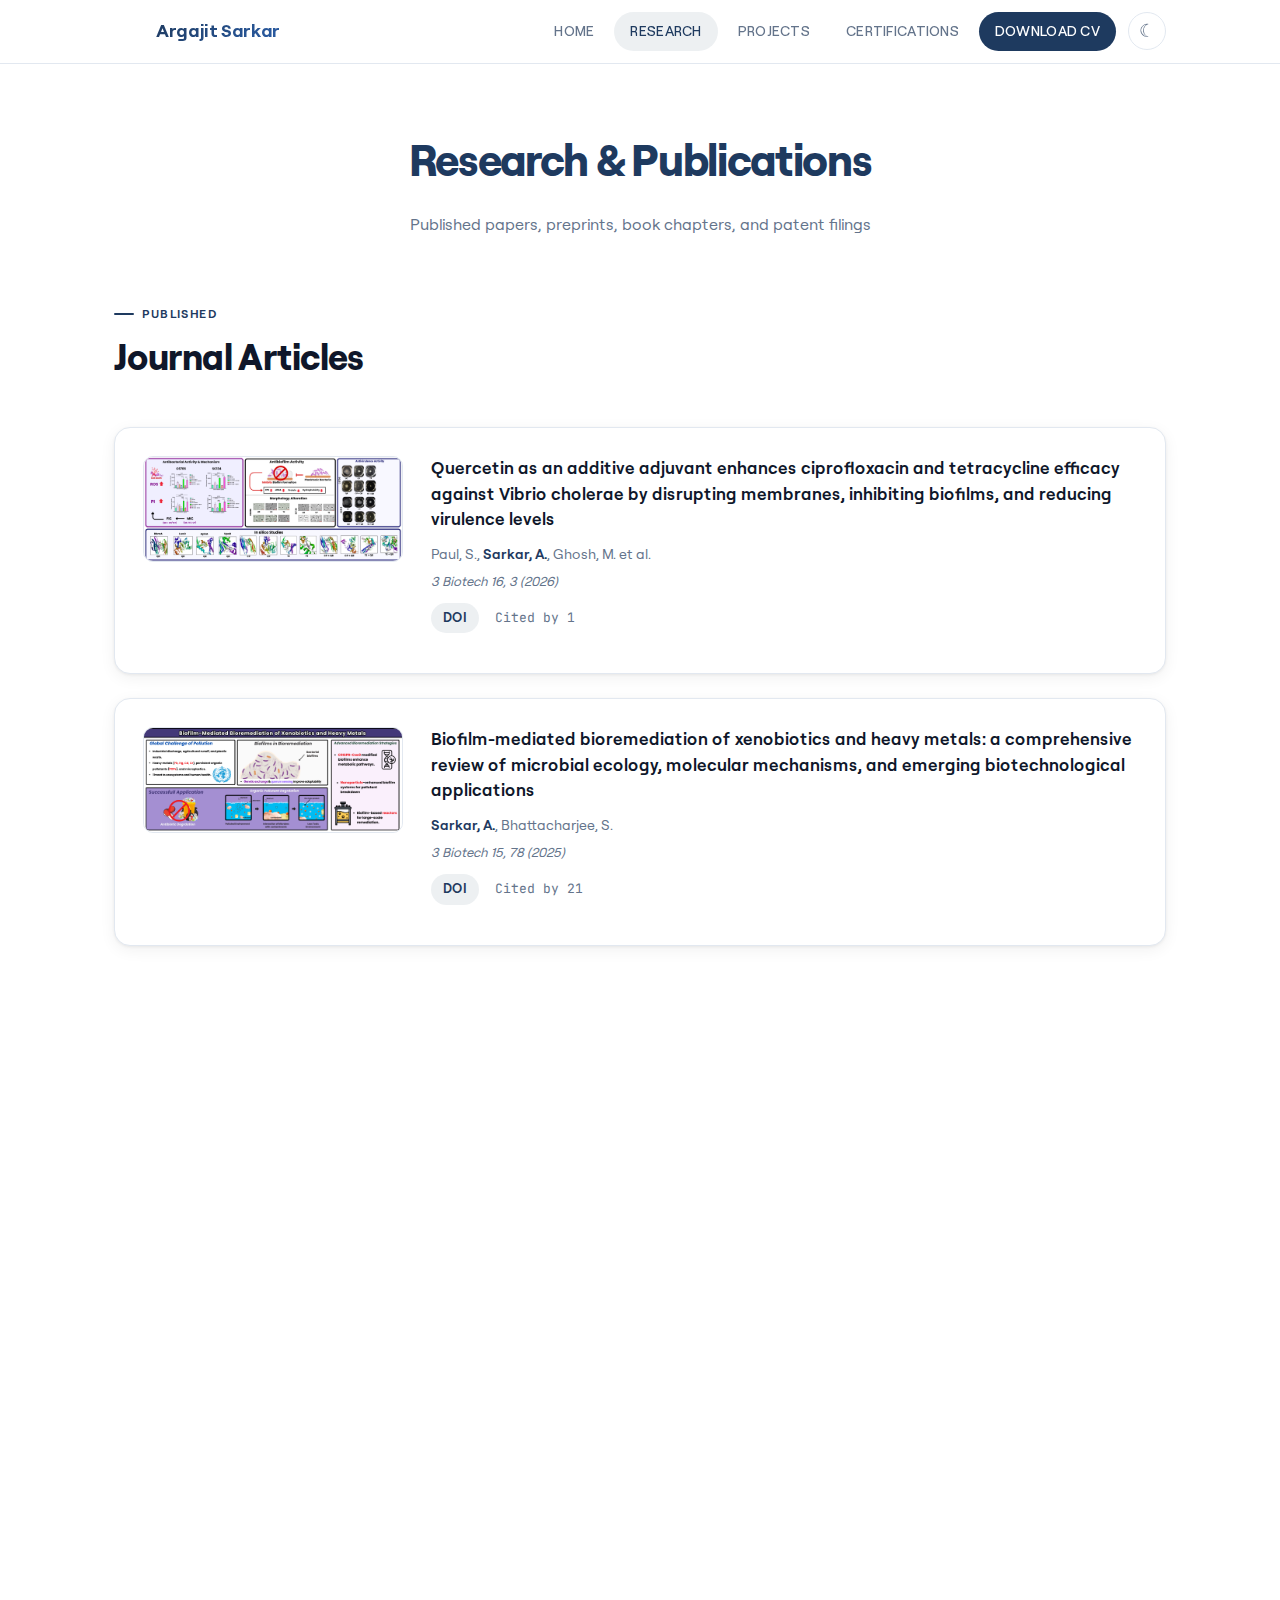
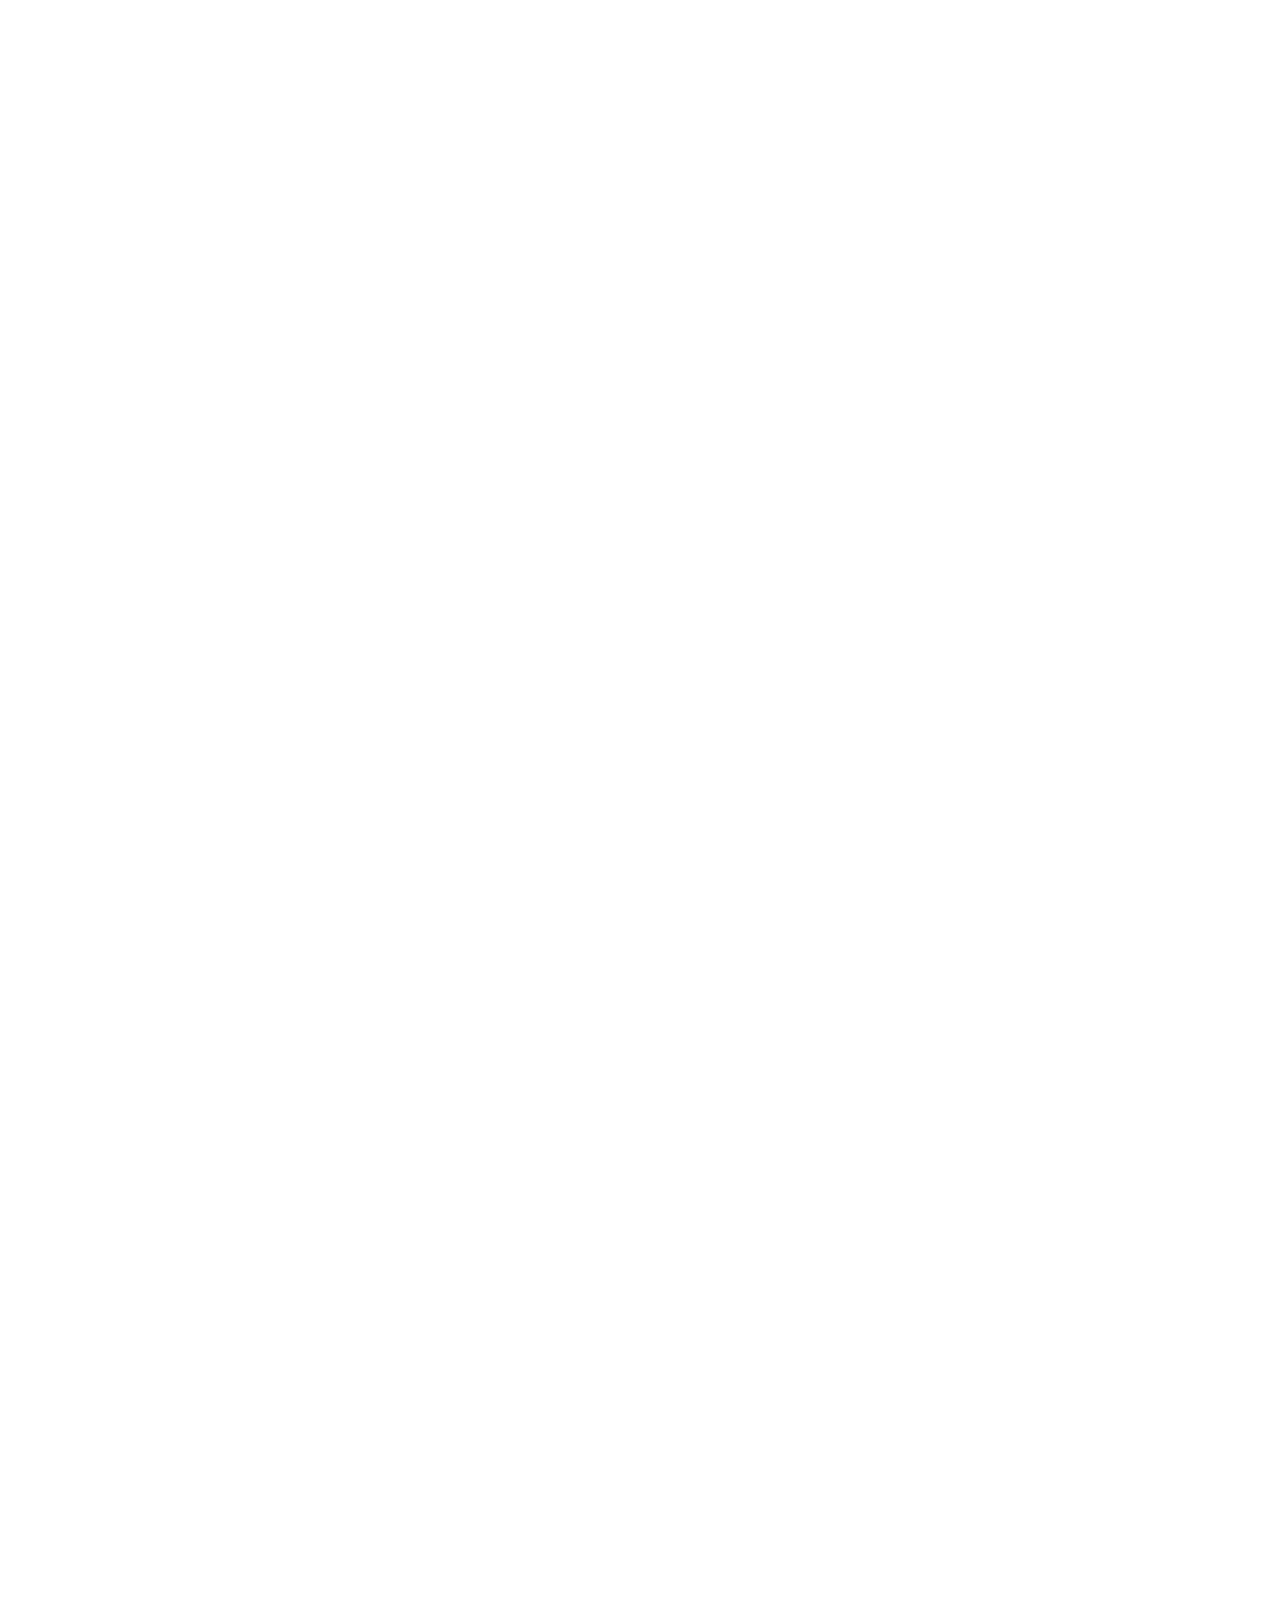
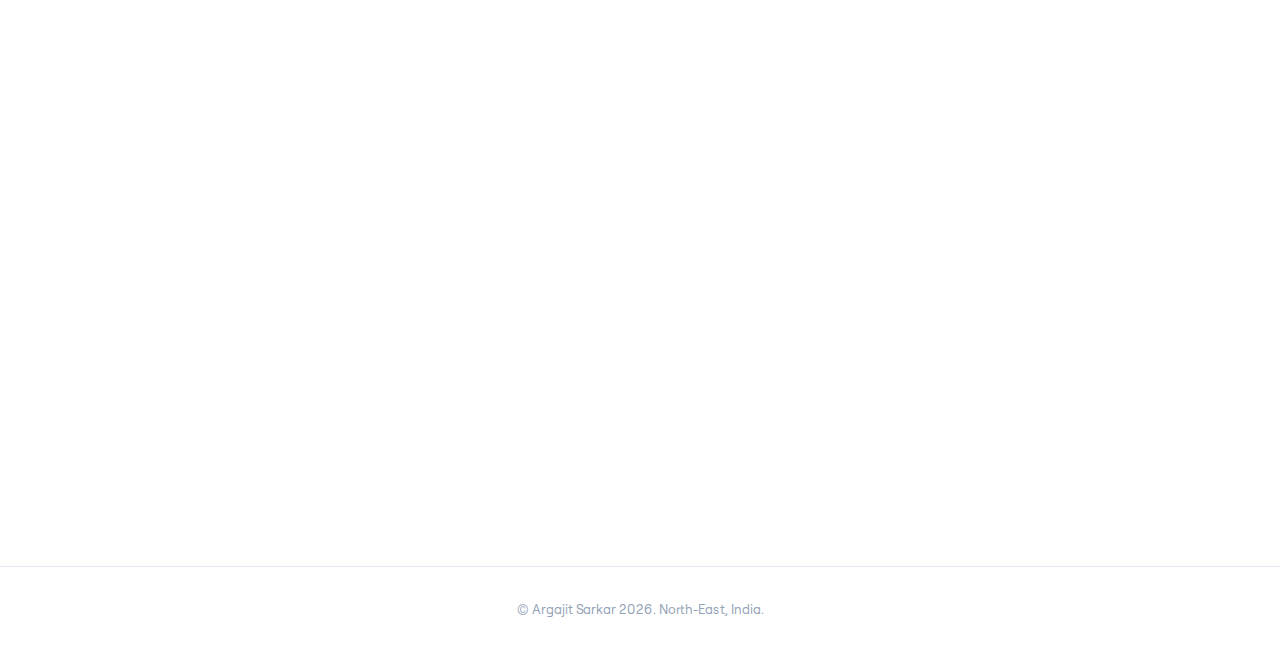
<file: Downloads/argajitsarkr.github today/research.html>
<!DOCTYPE html>
<html lang="en" data-theme="light">
<head>
    <meta charset="UTF-8">
    <meta name="viewport" content="width=device-width, initial-scale=1.0">
    <title>Research — Argajit Sarkar</title>
    <meta name="author" content="Argajit Sarkar">
    <meta name="description" content="Publications, preprints, book chapters, and patents by Argajit Sarkar.">
    <link rel="icon" type="image/png" href="images/a_logo.png">
    <link rel="stylesheet" href="styles.css">
    <script>document.documentElement.setAttribute('data-theme', localStorage.getItem('theme') || 'light');</script>
</head>
<body>

    <!-- Progress Bar -->
    <div class="progress-bar"></div>

    <!-- Navigation -->
    <nav class="nav">
        <div class="nav-inner">
            <a href="index.html" class="nav-brand">
                <img src="images/a_logo.png" alt="Logo">
                <span>Argajit Sarkar</span>
            </a>
            <ul class="nav-links">
                <li><a href="index.html">Home</a></li>
                <li><a href="research.html">Research</a></li>
                <li><a href="projects.html">Projects</a></li>
                <li><a href="certifications.html">Certifications</a></li>
                <li><a href="data/Argajit CV 2026.pdf" target="_blank" class="nav-cta">Download CV</a></li>
                <li>
                    <button class="theme-toggle" aria-label="Toggle theme">
                        <span class="icon-sun">&#9728;</span>
                        <span class="icon-moon">&#9790;</span>
                    </button>
                </li>
            </ul>
            <button class="nav-toggle" aria-label="Toggle navigation">
                <span></span>
                <span></span>
                <span></span>
            </button>
        </div>
    </nav>

    <!-- Page Header -->
    <div class="page-header">
        <div class="container">
            <h1>Research & Publications</h1>
            <p>Published papers, preprints, book chapters, and patent filings</p>
        </div>
    </div>

    <!-- Published Papers -->
    <section class="section" style="padding-top: 20px;">
        <div class="container">
            <div class="section-header fade-in">
                <div class="section-label">Published</div>
                <h2 class="section-title">Journal Articles</h2>
            </div>
            <div class="pub-grid">

                <!-- Paper 1 -->
                <div class="card pub-card fade-in">
                    <div class="pub-card__image">
                        <img src="images/qer.png" alt="Quercetin Research">
                    </div>
                    <div class="pub-card__content">
                        <h3 class="pub-card__title">
                            <a href="https://link.springer.com/article/10.1007/s13205-025-04621-x" target="_blank" rel="noopener noreferrer">Quercetin as an additive adjuvant enhances ciprofloxacin and tetracycline efficacy against Vibrio cholerae by disrupting membranes, inhibiting biofilms, and reducing virulence levels</a>
                        </h3>
                        <p class="pub-card__authors">
                            Paul, S., <strong>Sarkar, A.</strong>, Ghosh, M. et al.
                        </p>
                        <p class="pub-card__journal">3 Biotech 16, 3 (2026)</p>
                        <div class="pub-card__meta">
                            <a href="https://doi.org/10.1007/s13205-025-04621-x" target="_blank" rel="noopener noreferrer" class="pub-card__link">DOI</a>
                            <span class="pub-card__citation">Cited by 1</span>
                        </div>
                    </div>
                </div>

                <!-- Paper 2 -->
                <div class="card pub-card fade-in">
                    <div class="pub-card__image">
                        <img src="images/rem.png" alt="Biofilm bioremediation">
                    </div>
                    <div class="pub-card__content">
                        <h3 class="pub-card__title">
                            <a href="https://link.springer.com/article/10.1007/s13205-025-04252-2" target="_blank" rel="noopener noreferrer">Biofilm-mediated bioremediation of xenobiotics and heavy metals: a comprehensive review of microbial ecology, molecular mechanisms, and emerging biotechnological applications</a>
                        </h3>
                        <p class="pub-card__authors">
                            <strong>Sarkar, A.</strong>, Bhattacharjee, S.
                        </p>
                        <p class="pub-card__journal">3 Biotech 15, 78 (2025)</p>
                        <div class="pub-card__meta">
                            <a href="https://doi.org/10.1007/s13205-025-04252-2" target="_blank" rel="noopener noreferrer" class="pub-card__link">DOI</a>
                            <span class="pub-card__citation">Cited by 21</span>
                        </div>
                    </div>
                </div>

                <!-- Paper 3 -->
                <div class="card pub-card fade-in">
                    <div class="pub-card__image">
                        <img src="images/tgf.png" alt="TGF-beta research">
                    </div>
                    <div class="pub-card__content">
                        <h3 class="pub-card__title">
                            <a href="https://www.sciencedirect.com/science/article/abs/pii/S1043466625000122" target="_blank" rel="noopener noreferrer">TGF-beta plays dual roles in immunity and pathogenesis in leishmaniasis</a>
                        </h3>
                        <p class="pub-card__authors">
                            Barik, S., Goswami, S., Nanda, P. K., <strong>Sarkar, A.</strong>, Saha, B., Sarkar, A., & Bhattacharjee, S.
                        </p>
                        <p class="pub-card__journal">Cytokine, 156865 (2025)</p>
                        <div class="pub-card__meta">
                            <a href="https://doi.org/10.1016/j.cyto.2025.156865" target="_blank" rel="noopener noreferrer" class="pub-card__link">DOI</a>
                            <span class="pub-card__citation">Cited by 9</span>
                        </div>
                    </div>
                </div>

            </div>
        </div>
    </section>

    <!-- Book Chapters -->
    <section class="section" style="padding-top: 0;">
        <div class="container">
            <div class="section-header fade-in">
                <div class="section-label">Book Chapter</div>
                <h2 class="section-title">Conference Proceedings</h2>
            </div>
            <div class="pub-grid">
                <div class="card pub-card fade-in">
                    <div class="pub-card__content">
                        <h3 class="pub-card__title">
                            Ghrelin as a potential therapeutic peptide in cancer prevention: A narrative review of molecular and cellular mechanisms
                        </h3>
                        <p class="pub-card__authors">
                            Mandal, R., Saha, S., & <strong>Sarkar, A.</strong>
                        </p>
                        <p class="pub-card__journal">In Proceedings of the 10th International Conference on Recent Advances in Bioscience (pp. 49–64). KSG College of Arts and Science, 2025.</p>
                    </div>
                </div>
            </div>
        </div>
    </section>

    <!-- Preprints & Under Review -->
    <section class="section" style="padding-top: 0;">
        <div class="container">
            <div class="section-header fade-in">
                <div class="section-label">In Progress</div>
                <h2 class="section-title">Preprints & Under Review</h2>
            </div>
            <div class="pub-grid">

                <div class="card pub-card fade-in">
                    <div class="pub-card__image">
                        <img src="images/PreML.png" alt="Periodontitis ML">
                    </div>
                    <div class="pub-card__content">
                        <h3 class="pub-card__title">
                            <a href="https://dx.doi.org/10.2139/ssrn.5334047" target="_blank" rel="noopener noreferrer">Harnessing Generative Artificial Intelligence for Periodontitis Prediction: A Machine Learning Approach Integrating Systemic Health Indicators for Precision Oral Health in Resource-Limited Settings</a>
                        </h3>
                        <p class="pub-card__authors">
                            <strong>Sarkar, A.</strong>, Ghosh, E., Bhattacharjee, S.
                        </p>
                        <p class="pub-card__journal">Frontiers in Dental Medicine (Under Revision) &bull; SSRN Preprint</p>
                        <div class="pub-card__meta">
                            <a href="https://dx.doi.org/10.2139/ssrn.5334047" target="_blank" rel="noopener noreferrer" class="pub-card__link">SSRN</a>
                        </div>
                    </div>
                </div>

                <div class="card pub-card fade-in">
                    <div class="pub-card__content">
                        <h3 class="pub-card__title">
                            The Emerging Landscape of Agentic AI: Integrating multi-agent collaborative systems, large language models (LLMs), and deep learning for a paradigm shift in pharmaceutical efficiency
                        </h3>
                        <p class="pub-card__authors">
                            <strong>Sarkar, A.</strong>, Bhattacharjee, B., Chackraborty, C., Bhattacharjee, S.
                        </p>
                        <p class="pub-card__journal">Briefings in Bioinformatics (Submitted)</p>
                    </div>
                </div>

            </div>
        </div>
    </section>

    <!-- Patents -->
    <section class="section" style="padding-top: 0;">
        <div class="container">
            <div class="section-header fade-in">
                <div class="section-label">Intellectual Property</div>
                <h2 class="section-title">Patents</h2>
            </div>
            <div class="pub-grid">
                <div class="card pub-card fade-in">
                    <div class="pub-card__content">
                        <h3 class="pub-card__title">
                            System And Method For Development, Characterization And Simulation Of The Epitope-Based Peptide Therapeutic Vaccine Against Colorectal Cancer Using Neoantigens
                        </h3>
                        <p class="pub-card__authors">International Patent</p>
                        <p class="pub-card__journal">Date of Filing: 11 December 2025</p>
                    </div>
                </div>
            </div>
        </div>
    </section>

    <!-- Conferences -->
    <section class="section" style="padding-top: 0;">
        <div class="container">
            <div class="section-header fade-in">
                <div class="section-label">Presentations</div>
                <h2 class="section-title">Conferences, Seminars & Awards</h2>
            </div>
            <div class="pub-grid">
                <div class="card pub-card fade-in">
                    <div class="pub-card__content">
                        <h3 class="pub-card__title">Poster Presentation — ICABSB-2025</h3>
                        <p class="pub-card__journal">International Conference on Advances in Biotechnology, Bioprocessing, and Structural Biology, 11-14 December 2025, IIT Roorkee, Uttarakhand, India</p>
                    </div>
                </div>
                <div class="card pub-card fade-in">
                    <div class="pub-card__content">
                        <h3 class="pub-card__title">Poster Presentation — India International Science Festival (IISF) 2025</h3>
                        <p class="pub-card__journal">6-9 December 2025, Chandigarh, Haryana, India</p>
                    </div>
                </div>
                <div class="card pub-card fade-in">
                    <div class="pub-card__content">
                        <h3 class="pub-card__title">Poster Presentation — AICBio 2025</h3>
                        <p class="pub-card__journal">Research Symposium on Artificial Intelligence and Computational Biology, 3-5 December 2025, Amrita Vishwa Vidyapeetham, Coimbatore, Tamil Nadu, India</p>
                    </div>
                </div>
                <div class="card pub-card fade-in">
                    <div class="pub-card__content">
                        <h3 class="pub-card__title">Oral Presentation — Research Catalyst Global Symposium (RCGS)</h3>
                        <p class="pub-card__journal">September 2025, Online</p>
                    </div>
                </div>
                <div class="card pub-card fade-in">
                    <div class="pub-card__content">
                        <h3 class="pub-card__title">Oral Presentation — NCRTBSNEI-2025</h3>
                        <p class="pub-card__journal">National Conference on Recent Trends in Biological Sciences in Northeastern India, March 2025, Tripura University, India</p>
                    </div>
                </div>
                <div class="card pub-card fade-in">
                    <div class="pub-card__content">
                        <h3 class="pub-card__title">Science Beyond Borders — IISF 2024</h3>
                        <p class="pub-card__journal">India International Science Festival, 2024, IIT Guwahati, Assam, India</p>
                    </div>
                </div>
            </div>
        </div>
    </section>

    <!-- Footer -->
    <footer class="footer">
        <div class="container">
            <p>&copy; Argajit Sarkar <span id="current-year"></span>. North-East, India.</p>
        </div>
    </footer>

    <!-- Back to Top -->
    <button class="back-to-top" aria-label="Back to top">&uarr;</button>

    <script src="script.js"></script>
</body>
</html>
</file>
<file: styles.css>
/* ============================================
   PORTFOLIO - Light-first with Dark Toggle
   ============================================ */

/* --- Local Font Imports (from ngrok) --- */
@font-face {
  font-display: swap;
  font-family: 'Roobert';
  font-style: normal;
  font-weight: 300 900;
  src: url(fonts/roobert-proportional-vf.woff2) format("woff2 supports variations"),
       url(fonts/roobert-proportional-vf.woff2) format("woff2-variations");
}

@font-face {
  font-display: swap;
  font-family: 'JetBrains Mono';
  font-style: normal;
  font-weight: 100 800;
  src: url(fonts/jetbrainsmono-wght.woff2) format("woff2 supports variations"),
       url(fonts/jetbrainsmono-wght.woff2) format("woff2-variations");
}

@font-face {
  font-display: optional;
  font-family: 'JetBrains Mono';
  font-style: italic;
  font-weight: 100 800;
  src: url(fonts/jetbrainsmono-italic-wght.woff2) format("woff2 supports variations"),
       url(fonts/jetbrainsmono-italic-wght.woff2) format("woff2-variations");
}

@font-face {
  font-display: fallback;
  font-family: 'Family';
  font-style: normal;
  font-weight: 400;
  src: url(fonts/family-regular.woff2) format("woff2");
}

@font-face {
  font-display: optional;
  font-family: 'Family';
  font-style: italic;
  font-weight: 400;
  src: url(fonts/family-italic.woff2) format("woff2");
}

/* --- CSS Custom Properties (Light Theme) --- */
:root {
  --bg-base: #ffffff;
  --bg-elevated: #f8f9fa;
  --bg-card: #ffffff;
  --bg-card-hover: #f1f5f9;
  --bg-nav: rgba(255, 255, 255, 0.88);

  --text-strong: #0f172a;
  --text-body: #334155;
  --text-muted: #64748b;
  --text-placeholder: #94a3b8;

  --border-base: #e2e8f0;
  --border-card: #e2e8f0;
  --border-hover: #cbd5e1;

  --accent-primary: #1e3a5f;
  --accent-primary-dim: rgba(30, 58, 95, 0.08);
  --accent-hover: #15294a;
  --accent-link: #2b5ea7;
  --accent-link-hover: #1e3a5f;

  --gradient-accent: linear-gradient(135deg, #1e3a5f, #2b5ea7);
  --gradient-card-border: linear-gradient(135deg, rgba(30, 58, 95, 0.4), rgba(43, 94, 167, 0.4));

  --radius-sm: 6px;
  --radius-md: 10px;
  --radius-lg: 16px;
  --radius-xl: 24px;
  --radius-full: 9999px;

  --shadow-card: 0 1px 3px rgba(0, 0, 0, 0.06), 0 4px 16px rgba(0, 0, 0, 0.06);
  --shadow-card-hover: 0 4px 24px rgba(0, 0, 0, 0.10);
  --shadow-glow: 0 0 30px rgba(30, 58, 95, 0.1);

  --font-sans: 'Roobert', -apple-system, BlinkMacSystemFont, 'Segoe UI', sans-serif;
  --font-serif: 'Family', Georgia, 'Times New Roman', serif;
  --font-mono: 'JetBrains Mono', 'Fira Code', monospace;

  --nav-height: 64px;
  --container-max: 1100px;
  --container-narrow: 850px;

  --transition-fast: 150ms ease;
  --transition-base: 250ms ease;
  --transition-slow: 400ms ease;
}

/* --- Dark Theme Override --- */
[data-theme="dark"] {
  --bg-base: #0a0a0a;
  --bg-elevated: #111111;
  --bg-card: #161616;
  --bg-card-hover: #1c1c1c;
  --bg-nav: rgba(10, 10, 10, 0.85);

  --text-strong: #ffffff;
  --text-body: rgba(255, 255, 255, 0.75);
  --text-muted: rgba(255, 255, 255, 0.50);
  --text-placeholder: rgba(255, 255, 255, 0.35);

  --border-base: rgba(255, 255, 255, 0.08);
  --border-card: rgba(255, 255, 255, 0.10);
  --border-hover: rgba(255, 255, 255, 0.18);

  --accent-primary: #5b8fd9;
  --accent-primary-dim: rgba(91, 143, 217, 0.15);
  --accent-hover: #7da9e8;
  --accent-link: #6fa3e0;
  --accent-link-hover: #8fbfee;

  --shadow-card: 0 4px 24px rgba(0, 0, 0, 0.3);
  --shadow-card-hover: 0 8px 40px rgba(0, 0, 0, 0.5);
  --shadow-glow: 0 0 30px rgba(91, 143, 217, 0.15);
}

/* --- Reset --- */
*, *::before, *::after {
  margin: 0;
  padding: 0;
  box-sizing: border-box;
}

html {
  scroll-behavior: smooth;
  -webkit-font-smoothing: antialiased;
  -moz-osx-font-smoothing: grayscale;
}

body {
  font-family: var(--font-sans);
  font-size: 15px;
  line-height: 1.7;
  color: var(--text-body);
  background-color: var(--bg-base);
  padding-top: var(--nav-height);
  overflow-x: hidden;
  transition: background-color var(--transition-base), color var(--transition-base);
}

/* --- Progress Bar --- */
.progress-bar {
  position: fixed;
  top: 0;
  left: 0;
  width: 0%;
  height: 2px;
  background: var(--gradient-accent);
  z-index: 1001;
  transition: width 300ms ease-out;
}

/* ========================
   NAVIGATION
   ======================== */
.nav {
  position: fixed;
  top: 0;
  left: 0;
  right: 0;
  height: var(--nav-height);
  background: var(--bg-nav);
  backdrop-filter: blur(16px);
  -webkit-backdrop-filter: blur(16px);
  border-bottom: 1px solid var(--border-base);
  z-index: 1000;
  display: flex;
  align-items: center;
  justify-content: center;
  transition: background var(--transition-base), border-color var(--transition-base);
}

.nav-inner {
  max-width: var(--container-max);
  width: 100%;
  padding: 0 24px;
  display: flex;
  align-items: center;
  justify-content: space-between;
}

.nav-brand {
  display: flex;
  align-items: center;
  gap: 10px;
  text-decoration: none;
  color: var(--text-strong);
  font-weight: 700;
  font-size: 18px;
  letter-spacing: -0.02em;
}

.nav-brand img {
  width: 32px;
  height: 32px;
  border-radius: var(--radius-sm);
}

.nav-brand span {
  background: var(--gradient-accent);
  -webkit-background-clip: text;
  background-clip: text;
  -webkit-text-fill-color: transparent;
}

.nav-links {
  display: flex;
  align-items: center;
  gap: 4px;
  list-style: none;
}

.nav-links a {
  display: flex;
  align-items: center;
  padding: 8px 16px;
  color: var(--text-muted);
  text-decoration: none;
  font-size: 14px;
  font-weight: 500;
  letter-spacing: 0.02em;
  text-transform: uppercase;
  border-radius: var(--radius-full);
  transition: color var(--transition-fast), background var(--transition-fast);
}

.nav-links a:hover,
.nav-links a:focus {
  color: var(--text-strong);
  background: var(--accent-primary-dim);
  text-decoration: none;
}

.nav-links a.active {
  color: var(--accent-primary);
  background: var(--accent-primary-dim);
}

.nav-cta {
  display: inline-flex;
  align-items: center;
  gap: 6px;
  padding: 8px 20px;
  background: var(--accent-primary);
  color: #ffffff !important;
  font-weight: 600;
  font-size: 13px;
  text-transform: uppercase;
  letter-spacing: 0.04em;
  border-radius: var(--radius-full);
  text-decoration: none !important;
  transition: background var(--transition-fast), transform var(--transition-fast);
}

.nav-cta:hover {
  background: var(--accent-hover);
  transform: scale(1.03);
}

.nav-cta:active {
  transform: scale(0.97);
}

/* Theme Toggle Button */
.theme-toggle {
  display: flex;
  align-items: center;
  justify-content: center;
  width: 38px;
  height: 38px;
  border-radius: var(--radius-full);
  border: 1px solid var(--border-card);
  background: var(--bg-card);
  cursor: pointer;
  font-size: 18px;
  transition: all var(--transition-fast);
  margin-left: 8px;
  color: var(--text-muted);
}

.theme-toggle:hover {
  border-color: var(--border-hover);
  background: var(--bg-card-hover);
  color: var(--text-strong);
}

.theme-toggle .icon-sun { display: none; }
.theme-toggle .icon-moon { display: inline; }

[data-theme="dark"] .theme-toggle .icon-sun { display: inline; }
[data-theme="dark"] .theme-toggle .icon-moon { display: none; }

/* Mobile nav toggle */
.nav-toggle {
  display: none;
  flex-direction: column;
  gap: 5px;
  cursor: pointer;
  padding: 8px;
  background: none;
  border: none;
}

.nav-toggle span {
  display: block;
  width: 22px;
  height: 2px;
  background: var(--text-strong);
  border-radius: 2px;
  transition: transform var(--transition-base), opacity var(--transition-base);
}

.nav-toggle.active span:nth-child(1) {
  transform: rotate(45deg) translate(5px, 5px);
}
.nav-toggle.active span:nth-child(2) {
  opacity: 0;
}
.nav-toggle.active span:nth-child(3) {
  transform: rotate(-45deg) translate(5px, -5px);
}

/* ========================
   LAYOUT
   ======================== */
.container {
  max-width: var(--container-max);
  margin: 0 auto;
  padding: 0 24px;
}

.container--narrow {
  max-width: var(--container-narrow);
}

.section {
  padding: 80px 0;
}

.section--hero {
  padding: 100px 0 80px;
}

/* ========================
   HERO SECTION
   ======================== */
.hero {
  display: flex;
  align-items: center;
  gap: 60px;
}

.hero-content {
  flex: 1;
  min-width: 0;
}

.hero-pill {
  display: inline-flex;
  align-items: center;
  gap: 8px;
  padding: 6px 16px;
  background: var(--accent-primary-dim);
  border: 1px solid rgba(30, 58, 95, 0.2);
  border-radius: var(--radius-full);
  font-size: 12px;
  font-weight: 600;
  color: var(--accent-primary);
  text-transform: uppercase;
  letter-spacing: 0.08em;
  margin-bottom: 24px;
}

[data-theme="dark"] .hero-pill {
  border-color: rgba(91, 143, 217, 0.25);
}

.hero-pill-dot {
  width: 6px;
  height: 6px;
  border-radius: 50%;
  background: var(--accent-primary);
  animation: pulse 2s ease-in-out infinite;
}

@keyframes pulse {
  0%, 100% { opacity: 1; }
  50% { opacity: 0.4; }
}

.hero-name {
  font-size: clamp(36px, 5vw, 56px);
  font-weight: 800;
  line-height: 1.1;
  letter-spacing: -0.03em;
  margin-bottom: 8px;
  color: var(--accent-primary);
}

.hero-title {
  font-size: clamp(16px, 2vw, 20px);
  font-weight: 500;
  color: var(--text-muted);
  margin-bottom: 24px;
  letter-spacing: -0.01em;
}

.hero-bio {
  font-size: 15px;
  color: var(--text-body);
  line-height: 1.8;
  margin-bottom: 32px;
  text-align: justify;
}

.hero-links {
  display: flex;
  flex-wrap: wrap;
  gap: 12px;
}

.hero-link {
  display: inline-flex;
  align-items: center;
  gap: 8px;
  padding: 10px 22px;
  border-radius: var(--radius-full);
  font-size: 14px;
  font-weight: 500;
  text-decoration: none;
  transition: all var(--transition-fast);
}

.hero-link--primary {
  background: var(--accent-primary);
  color: #ffffff;
}

.hero-link--primary:hover {
  background: var(--accent-hover);
  transform: translateY(-1px);
  text-decoration: none;
  color: #ffffff;
}

.hero-link--secondary {
  background: var(--bg-card);
  border: 1px solid var(--border-card);
  color: var(--text-body);
}

.hero-link--secondary:hover {
  background: var(--bg-card-hover);
  border-color: var(--border-hover);
  color: var(--text-strong);
  text-decoration: none;
}

.hero-image {
  flex-shrink: 0;
  width: 280px;
  height: 280px;
  position: relative;
}

.hero-image img {
  width: 100%;
  height: 100%;
  object-fit: cover;
  border-radius: var(--radius-xl);
  border: 2px solid var(--border-card);
  transition: border-color var(--transition-base), transform var(--transition-base);
}

.hero-image img:hover {
  border-color: var(--accent-primary);
  transform: scale(1.02);
}

.hero-image::before {
  content: '';
  position: absolute;
  inset: -2px;
  border-radius: calc(var(--radius-xl) + 2px);
  background: var(--gradient-card-border);
  z-index: -1;
  opacity: 0;
  transition: opacity var(--transition-base);
}

.hero-image:hover::before {
  opacity: 1;
}

/* ========================
   PAGE HEADERS
   ======================== */
.page-header {
  text-align: center;
  padding: 60px 0 40px;
}

.page-header h1 {
  font-size: clamp(28px, 4vw, 44px);
  font-weight: 800;
  letter-spacing: -0.03em;
  color: var(--accent-primary);
  margin-bottom: 12px;
}

.page-header p {
  font-size: 16px;
  color: var(--text-muted);
  max-width: 600px;
  margin: 0 auto;
}

/* ========================
   SECTION HEADERS
   ======================== */
.section-header {
  margin-bottom: 48px;
}

.section-label {
  display: inline-flex;
  align-items: center;
  gap: 8px;
  font-size: 12px;
  font-weight: 600;
  text-transform: uppercase;
  letter-spacing: 0.1em;
  color: var(--accent-primary);
  margin-bottom: 12px;
}

.section-label::before {
  content: '';
  width: 20px;
  height: 2px;
  background: var(--accent-primary);
  border-radius: 1px;
}

.section-title {
  font-size: clamp(24px, 3vw, 36px);
  font-weight: 800;
  color: var(--text-strong);
  letter-spacing: -0.02em;
  line-height: 1.2;
}

/* ========================
   CARDS - General
   ======================== */
.card {
  background: var(--bg-card);
  border: 1px solid var(--border-card);
  border-radius: var(--radius-lg);
  padding: 28px;
  box-shadow: var(--shadow-card);
  transition: background var(--transition-base), border-color var(--transition-base), box-shadow var(--transition-base), transform var(--transition-base);
}

.card:hover {
  background: var(--bg-card-hover);
  border-color: var(--border-hover);
  box-shadow: var(--shadow-card-hover);
  transform: translateY(-2px);
}

/* ========================
   PUBLICATION CARDS
   ======================== */
.pub-grid {
  display: flex;
  flex-direction: column;
  gap: 24px;
}

.pub-card {
  display: flex;
  gap: 28px;
  align-items: flex-start;
}

.pub-card__image {
  flex-shrink: 0;
  width: 260px;
  overflow: hidden;
  border-radius: var(--radius-md);
  border: 1px solid var(--border-base);
}

.pub-card__image img {
  width: 100%;
  height: auto;
  display: block;
  transition: transform var(--transition-slow);
}

.pub-card:hover .pub-card__image img {
  transform: scale(1.04);
}

.pub-card__content {
  flex: 1;
  min-width: 0;
}

.pub-card__title {
  font-size: 17px;
  font-weight: 600;
  line-height: 1.5;
  margin-bottom: 10px;
}

.pub-card__title a {
  color: var(--text-strong);
  text-decoration: none;
  transition: color var(--transition-fast);
}

.pub-card__title a:hover {
  color: var(--accent-primary);
  text-decoration: none;
}

.pub-card__authors {
  font-size: 14px;
  color: var(--text-muted);
  margin-bottom: 6px;
  line-height: 1.6;
}

.pub-card__authors a {
  color: var(--accent-link);
  text-decoration: none;
}

.pub-card__authors a:hover {
  color: var(--accent-link-hover);
  text-decoration: underline;
}

.pub-card__authors strong {
  color: var(--accent-primary);
  font-weight: 600;
}

.pub-card__journal {
  font-size: 13px;
  color: var(--text-muted);
  font-style: italic;
  margin-bottom: 10px;
}

.pub-card__meta {
  display: flex;
  align-items: center;
  gap: 16px;
  margin-bottom: 12px;
}

.pub-card__link {
  display: inline-flex;
  align-items: center;
  gap: 4px;
  font-size: 13px;
  font-weight: 600;
  color: var(--accent-primary);
  text-decoration: none;
  padding: 4px 12px;
  background: var(--accent-primary-dim);
  border-radius: var(--radius-full);
  transition: all var(--transition-fast);
}

.pub-card__link:hover {
  background: rgba(30, 58, 95, 0.15);
  color: var(--accent-hover);
  text-decoration: none;
}

.pub-card__citation {
  font-size: 13px;
  color: var(--text-muted);
  font-family: var(--font-mono);
}

.pub-card__abstract {
  font-size: 14px;
  color: var(--text-body);
  line-height: 1.7;
  text-align: justify;
  font-family: var(--font-serif);
  font-style: italic;
}

/* ========================
   CONFERENCE CARDS
   ======================== */
.conf-grid {
  display: grid;
  grid-template-columns: repeat(3, 1fr);
  gap: 24px;
}

.conf-card {
  overflow: hidden;
  padding: 0;
  display: flex;
  flex-direction: column;
}

.conf-card__image {
  width: 100%;
  height: 200px;
  overflow: hidden;
  background: var(--bg-elevated);
  display: flex;
  align-items: center;
  justify-content: center;
  position: relative;
}

.conf-card__image img {
  width: 100%;
  height: 100%;
  object-fit: cover;
  transition: transform var(--transition-slow);
}

.conf-card:hover .conf-card__image img {
  transform: scale(1.05);
}

/* Placeholder style when image is missing */
.conf-card__image img[src$="placeholder"] {
  display: none;
}

.conf-card__body {
  padding: 20px;
  flex: 1;
  display: flex;
  flex-direction: column;
}

.conf-card__badge {
  display: inline-block;
  width: fit-content;
  padding: 3px 10px;
  font-size: 11px;
  font-weight: 700;
  font-family: var(--font-mono);
  text-transform: uppercase;
  letter-spacing: 0.06em;
  border-radius: var(--radius-full);
  background: var(--accent-primary-dim);
  color: var(--accent-primary);
  margin-bottom: 10px;
}

.conf-card__title {
  font-size: 16px;
  font-weight: 700;
  color: var(--text-strong);
  margin-bottom: 6px;
  line-height: 1.4;
}

.conf-card__desc {
  font-size: 13px;
  color: var(--text-body);
  line-height: 1.6;
  margin-bottom: 10px;
  flex: 1;
}

.conf-card__meta {
  font-size: 12px;
  color: var(--text-muted);
  font-family: var(--font-mono);
  margin-top: auto;
}

@media (max-width: 1024px) {
  .conf-grid {
    grid-template-columns: repeat(2, 1fr);
  }
}

@media (max-width: 600px) {
  .conf-grid {
    grid-template-columns: 1fr;
  }
}

/* ========================
   FEATURED PUBLICATIONS (Home)
   ======================== */
.featured-pubs {
  display: grid;
  grid-template-columns: repeat(2, 1fr);
  gap: 24px;
}

.featured-pub {
  display: flex;
  flex-direction: column;
}

.featured-pub__image {
  width: 100%;
  height: 180px;
  overflow: hidden;
  border-radius: var(--radius-md) var(--radius-md) 0 0;
  border-bottom: none;
}

.featured-pub__image img {
  width: 100%;
  height: 100%;
  object-fit: cover;
  transition: transform var(--transition-slow);
}

.featured-pub:hover .featured-pub__image img {
  transform: scale(1.06);
}

.featured-pub__body {
  padding: 20px;
  flex: 1;
  display: flex;
  flex-direction: column;
}

.featured-pub__title {
  font-size: 15px;
  font-weight: 600;
  color: var(--text-strong);
  margin-bottom: 8px;
  line-height: 1.5;
}

.featured-pub__title a {
  color: inherit;
  text-decoration: none;
  transition: color var(--transition-fast);
}

.featured-pub__title a:hover {
  color: var(--accent-primary);
}

.featured-pub__journal {
  font-size: 12px;
  color: var(--text-muted);
  font-style: italic;
  margin-bottom: 8px;
}

.featured-pub__citation {
  font-size: 12px;
  color: var(--text-placeholder);
  font-family: var(--font-mono);
  margin-top: auto;
}

/* ========================
   PROJECT CARDS
   ======================== */
.project-grid {
  display: grid;
  grid-template-columns: repeat(auto-fill, minmax(340px, 1fr));
  gap: 24px;
}

.project-card {
  display: flex;
  flex-direction: column;
  overflow: hidden;
  padding: 0;
}

.project-card__banner {
  height: 160px;
  display: flex;
  align-items: center;
  justify-content: center;
  font-size: 48px;
  position: relative;
  overflow: hidden;
}

.project-card__banner--green { background: linear-gradient(135deg, #059669, #34d399); }
.project-card__banner--blue { background: linear-gradient(135deg, #0284c7, #38bdf8); }
.project-card__banner--purple { background: linear-gradient(135deg, #7c3aed, #a78bfa); }
.project-card__banner--amber { background: linear-gradient(135deg, #d97706, #fbbf24); }

.project-card__banner-img {
  width: 100%;
  height: 100%;
  object-fit: cover;
  object-position: top center;
  display: block;
}

.project-card__banner-text {
  color: #ffffff;
  font-weight: 800;
  font-size: 28px;
  letter-spacing: -0.02em;
  text-shadow: 0 2px 8px rgba(0,0,0,0.2);
}

.project-card__body {
  padding: 24px;
  flex: 1;
  display: flex;
  flex-direction: column;
}

.project-card__title {
  font-size: 20px;
  font-weight: 700;
  color: var(--text-strong);
  margin-bottom: 8px;
}

.project-card__desc {
  font-size: 14px;
  color: var(--text-body);
  line-height: 1.7;
  margin-bottom: 16px;
  flex: 1;
}

.project-card__tags {
  display: flex;
  flex-wrap: wrap;
  gap: 6px;
  margin-bottom: 16px;
}

.project-tag {
  padding: 3px 10px;
  font-size: 11px;
  font-weight: 600;
  font-family: var(--font-mono);
  border-radius: var(--radius-full);
  background: var(--accent-primary-dim);
  color: var(--accent-primary);
  letter-spacing: 0.02em;
}

.project-card__links {
  display: flex;
  gap: 12px;
  margin-top: auto;
}

.project-card__link {
  display: inline-flex;
  align-items: center;
  gap: 6px;
  font-size: 13px;
  font-weight: 600;
  color: var(--accent-primary);
  text-decoration: none;
  padding: 6px 14px;
  background: var(--accent-primary-dim);
  border-radius: var(--radius-full);
  transition: all var(--transition-fast);
}

.project-card__link:hover {
  background: rgba(30, 58, 95, 0.15);
  text-decoration: none;
}

.project-card__link--secondary {
  color: var(--text-muted);
  background: transparent;
  border: 1px solid var(--border-card);
}

.project-card__link--secondary:hover {
  border-color: var(--border-hover);
  color: var(--text-strong);
  background: var(--bg-card-hover);
}

/* ========================
   CERTIFICATIONS
   ======================== */
.cert-category {
  margin-bottom: 48px;
}

.cert-category__title {
  font-size: 18px;
  font-weight: 700;
  color: var(--text-strong);
  margin-bottom: 20px;
  padding-bottom: 12px;
  border-bottom: 1px solid var(--border-base);
  display: flex;
  align-items: center;
  gap: 10px;
}

.cert-category__title::before {
  content: '';
  width: 4px;
  height: 20px;
  background: var(--accent-primary);
  border-radius: 2px;
}

.cert-grid {
  display: grid;
  grid-template-columns: repeat(auto-fill, minmax(320px, 1fr));
  gap: 16px;
}

.cert-item {
  padding: 20px;
}

.cert-item__name {
  font-size: 15px;
  font-weight: 600;
  color: var(--text-strong);
  margin-bottom: 6px;
  line-height: 1.5;
}

.cert-item__issuer {
  font-size: 13px;
  color: var(--text-muted);
  margin-bottom: 8px;
}

.cert-item__skills {
  font-size: 12px;
  color: var(--text-placeholder);
  font-style: italic;
  margin-bottom: 8px;
}

.cert-item__image {
  width: 100%;
  margin-top: 12px;
  border-radius: var(--radius-md);
  border: 1px solid var(--border-base);
  overflow: hidden;
}

.cert-item__image img {
  width: 100%;
  height: auto;
  display: block;
}

.cert-item__link {
  display: inline-flex;
  align-items: center;
  gap: 4px;
  font-size: 12px;
  font-weight: 500;
  color: var(--accent-link);
  text-decoration: none;
  margin-top: 8px;
  transition: color var(--transition-fast);
}

.cert-item__link:hover {
  color: var(--accent-link-hover);
  text-decoration: none;
}

.cert-item__link::after {
  content: '\2192';
  font-size: 14px;
  transition: transform var(--transition-fast);
}

.cert-item__link:hover::after {
  transform: translateX(3px);
}

.cert-item__credential {
  font-size: 12px;
  color: var(--text-placeholder);
  font-family: var(--font-mono);
  margin-top: 4px;
}

.cert-item__credential a {
  color: var(--accent-link);
  text-decoration: none;
}

.cert-item__credential a:hover {
  text-decoration: underline;
}

/* ========================
   STATS ROW (Home)
   ======================== */
.stats-row {
  display: grid;
  grid-template-columns: repeat(5, 1fr);
  gap: 20px;
  margin-bottom: 60px;
}

.stat-card {
  text-align: center;
  padding: 32px 20px;
}

.stat-card__number {
  font-size: 36px;
  font-weight: 800;
  color: var(--accent-primary);
  letter-spacing: -0.02em;
  margin-bottom: 4px;
}

.stat-card__label {
  font-size: 13px;
  color: var(--text-muted);
  text-transform: uppercase;
  letter-spacing: 0.06em;
}

/* ========================
   TIMELINE
   ======================== */
.timeline {
  position: relative;
  padding-left: 32px;
}

.timeline::before {
  content: '';
  position: absolute;
  left: 7px;
  top: 4px;
  bottom: 4px;
  width: 2px;
  background: var(--border-base);
}

.timeline-item {
  position: relative;
  margin-bottom: 32px;
}

.timeline-item::before {
  content: '';
  position: absolute;
  left: -29px;
  top: 6px;
  width: 12px;
  height: 12px;
  border-radius: 50%;
  background: var(--accent-primary);
  border: 2px solid var(--bg-base);
  z-index: 1;
}

.timeline-item__year {
  font-size: 12px;
  font-weight: 600;
  font-family: var(--font-mono);
  color: var(--accent-primary);
  text-transform: uppercase;
  letter-spacing: 0.06em;
  margin-bottom: 4px;
}

.timeline-item__title {
  font-size: 16px;
  font-weight: 700;
  color: var(--text-strong);
  margin-bottom: 2px;
}

.timeline-item__subtitle {
  font-size: 14px;
  color: var(--text-muted);
}

/* ========================
   LIGHTBOX MODAL
   ======================== */
.lightbox {
  display: none;
  position: fixed;
  inset: 0;
  z-index: 2000;
  background: rgba(0, 0, 0, 0.85);
  backdrop-filter: blur(8px);
  -webkit-backdrop-filter: blur(8px);
  align-items: center;
  justify-content: center;
  padding: 32px;
  cursor: zoom-out;
  animation: lightboxIn 0.25s ease;
}

.lightbox.active {
  display: flex;
}

@keyframes lightboxIn {
  from { opacity: 0; }
  to { opacity: 1; }
}

.lightbox__img {
  max-width: 90vw;
  max-height: 88vh;
  border-radius: var(--radius-lg);
  box-shadow: 0 20px 60px rgba(0, 0, 0, 0.5);
  cursor: default;
  animation: lightboxZoom 0.3s ease;
}

@keyframes lightboxZoom {
  from { transform: scale(0.9); opacity: 0; }
  to { transform: scale(1); opacity: 1; }
}

.lightbox__close {
  position: absolute;
  top: 20px;
  right: 28px;
  width: 44px;
  height: 44px;
  border-radius: var(--radius-full);
  background: rgba(255, 255, 255, 0.15);
  border: none;
  color: #ffffff;
  font-size: 24px;
  cursor: pointer;
  display: flex;
  align-items: center;
  justify-content: center;
  transition: background var(--transition-fast);
}

.lightbox__close:hover {
  background: rgba(255, 255, 255, 0.3);
}

.lightbox__caption {
  position: absolute;
  bottom: 24px;
  left: 50%;
  transform: translateX(-50%);
  color: rgba(255, 255, 255, 0.8);
  font-size: 14px;
  font-weight: 500;
  text-align: center;
  max-width: 600px;
  padding: 8px 20px;
  background: rgba(0, 0, 0, 0.4);
  border-radius: var(--radius-full);
}

/* Make cert & conf images clickable */
.cert-item__image,
.conf-card__image {
  cursor: zoom-in;
}

/* ========================
   ORGANIZATION LOGOS STRIP
   ======================== */
.org-strip {
  display: flex;
  flex-wrap: wrap;
  align-items: center;
  justify-content: center;
  gap: 40px;
  padding: 20px 0;
}

.org-logo {
  height: 60px;
  width: 60px;
  object-fit: contain;
  transition: transform var(--transition-fast);
}

.org-logo:hover {
  transform: scale(1.1);
}

[data-theme="dark"] .org-logo {
  opacity: 0.9;
}

[data-theme="dark"] .org-logo:hover {
  opacity: 1;
}

@media (max-width: 600px) {
  .org-strip {
    gap: 24px;
  }
  .org-logo {
    height: 44px;
    width: 44px;
  }
}

/* ========================
   SKILLS SECTION
   ======================== */
.skills-grid {
  display: grid;
  grid-template-columns: repeat(auto-fill, minmax(280px, 1fr));
  gap: 20px;
}

.skill-group {
  padding: 24px;
}

.skill-group__title {
  font-size: 14px;
  font-weight: 700;
  color: var(--text-strong);
  text-transform: uppercase;
  letter-spacing: 0.06em;
  margin-bottom: 16px;
}

.skill-tags {
  display: flex;
  flex-wrap: wrap;
  gap: 8px;
}

.skill-tag {
  padding: 5px 14px;
  font-size: 13px;
  font-weight: 500;
  border-radius: var(--radius-full);
  background: var(--accent-primary-dim);
  color: var(--accent-primary);
  border: 1px solid rgba(30, 58, 95, 0.15);
  transition: all var(--transition-fast);
}

.skill-tag:hover {
  background: rgba(30, 58, 95, 0.15);
  transform: translateY(-1px);
}

[data-theme="dark"] .skill-tag {
  border-color: rgba(91, 143, 217, 0.2);
}

/* ========================
   CTA SECTION
   ======================== */
.cta-section {
  text-align: center;
  padding: 80px 0;
}

.cta-box {
  background: var(--bg-card);
  border: 1px solid var(--border-card);
  border-radius: var(--radius-xl);
  padding: 60px 40px;
  position: relative;
  overflow: hidden;
  box-shadow: var(--shadow-card);
}

.cta-box::before {
  content: '';
  position: absolute;
  top: 0;
  left: 50%;
  transform: translateX(-50%);
  width: 200px;
  height: 2px;
  background: var(--gradient-accent);
}

.cta-box h2 {
  font-size: 28px;
  font-weight: 700;
  color: var(--text-strong);
  margin-bottom: 12px;
}

.cta-box p {
  color: var(--text-muted);
  margin-bottom: 28px;
  font-size: 16px;
}

.cta-links {
  display: flex;
  justify-content: center;
  gap: 16px;
  flex-wrap: wrap;
}

/* ========================
   BACK TO TOP
   ======================== */
.back-to-top {
  position: fixed;
  bottom: 32px;
  right: 32px;
  width: 44px;
  height: 44px;
  border-radius: var(--radius-full);
  background: var(--accent-primary);
  color: #ffffff;
  border: none;
  cursor: pointer;
  font-size: 20px;
  display: flex;
  align-items: center;
  justify-content: center;
  box-shadow: 0 4px 12px rgba(30, 58, 95, 0.3);
  opacity: 0;
  pointer-events: none;
  transform: translateY(12px);
  transition: opacity var(--transition-base), transform var(--transition-base), background var(--transition-fast);
  z-index: 900;
}

.back-to-top.visible {
  opacity: 1;
  pointer-events: auto;
  transform: translateY(0);
}

.back-to-top:hover {
  background: var(--accent-hover);
  transform: translateY(-2px);
}

/* ========================
   FOOTER
   ======================== */
.footer {
  border-top: 1px solid var(--border-base);
  padding: 32px 0;
  text-align: center;
  transition: border-color var(--transition-base);
}

.footer p {
  font-size: 13px;
  color: var(--text-placeholder);
}

.footer a {
  color: var(--text-muted);
  text-decoration: none;
  transition: color var(--transition-fast);
}

.footer a:hover {
  color: var(--accent-primary);
}

/* ========================
   GENERAL LINKS
   ======================== */
a {
  color: var(--accent-link);
  text-decoration: none;
  transition: color var(--transition-fast);
}

a:hover {
  color: var(--accent-link-hover);
}

/* ========================
   SCROLL ANIMATIONS
   ======================== */
.fade-in {
  opacity: 0;
  transform: translateY(20px);
  transition: opacity 0.6s ease-out, transform 0.6s ease-out;
}

.fade-in.visible {
  opacity: 1;
  transform: translateY(0);
}

/* ========================
   RESPONSIVE DESIGN
   ======================== */

@media (max-width: 1024px) {
  .featured-pubs {
    grid-template-columns: 1fr;
  }

  .stats-row {
    grid-template-columns: repeat(2, 1fr);
  }

  .hero {
    gap: 40px;
  }

  .hero-image {
    width: 220px;
    height: 220px;
  }

  .project-grid {
    grid-template-columns: 1fr;
  }
}

@media (max-width: 768px) {
  :root {
    --nav-height: 56px;
  }

  .nav-links {
    display: none;
    position: fixed;
    top: var(--nav-height);
    left: 0;
    right: 0;
    bottom: 0;
    background: var(--bg-base);
    flex-direction: column;
    padding: 24px;
    gap: 4px;
    border-top: 1px solid var(--border-base);
    z-index: 999;
  }

  .nav-links.open {
    display: flex;
  }

  .nav-links a {
    padding: 14px 16px;
    font-size: 16px;
    border-radius: var(--radius-md);
  }

  .nav-toggle {
    display: flex;
  }

  .hero {
    flex-direction: column-reverse;
    text-align: center;
    gap: 32px;
  }

  .hero-bio {
    text-align: left;
  }

  .hero-links {
    justify-content: center;
  }

  .hero-pill {
    margin-left: auto;
    margin-right: auto;
  }

  .hero-image {
    width: 200px;
    height: 200px;
  }

  .pub-card {
    flex-direction: column;
  }

  .pub-card__image {
    width: 100%;
    max-height: 200px;
  }

  .pub-card__image img {
    width: 100%;
    object-fit: cover;
  }

  .cert-grid {
    grid-template-columns: 1fr;
  }

  .stats-row {
    grid-template-columns: repeat(2, 1fr);
    gap: 12px;
  }

  .section {
    padding: 48px 0;
  }

  .section--hero {
    padding: 48px 0 40px;
  }

  .cta-box {
    padding: 40px 24px;
  }

  .skills-grid {
    grid-template-columns: 1fr;
  }
}

@media (max-width: 480px) {
  .container {
    padding: 0 16px;
  }

  .hero-name {
    font-size: 32px;
  }

  .stats-row {
    grid-template-columns: 1fr 1fr;
  }

  .stat-card {
    padding: 20px 12px;
  }

  .stat-card__number {
    font-size: 28px;
  }

  .page-header h1 {
    font-size: 28px;
  }

  .hero-links {
    flex-direction: column;
    align-items: center;
  }

  .hero-link {
    width: 100%;
    justify-content: center;
  }

  .back-to-top {
    bottom: 20px;
    right: 20px;
  }
}
</file>
<file: Downloads/argajitsarkr.github today/styles.css>
/* ============================================
   PORTFOLIO — Light-first with Dark Toggle
   ============================================ */

/* --- Local Font Imports (from ngrok) --- */
@font-face {
  font-display: swap;
  font-family: 'Roobert';
  font-style: normal;
  font-weight: 300 900;
  src: url(fonts/roobert-proportional-vf.woff2) format("woff2 supports variations"),
       url(fonts/roobert-proportional-vf.woff2) format("woff2-variations");
}

@font-face {
  font-display: swap;
  font-family: 'JetBrains Mono';
  font-style: normal;
  font-weight: 100 800;
  src: url(fonts/jetbrainsmono-wght.woff2) format("woff2 supports variations"),
       url(fonts/jetbrainsmono-wght.woff2) format("woff2-variations");
}

@font-face {
  font-display: optional;
  font-family: 'JetBrains Mono';
  font-style: italic;
  font-weight: 100 800;
  src: url(fonts/jetbrainsmono-italic-wght.woff2) format("woff2 supports variations"),
       url(fonts/jetbrainsmono-italic-wght.woff2) format("woff2-variations");
}

@font-face {
  font-display: fallback;
  font-family: 'Family';
  font-style: normal;
  font-weight: 400;
  src: url(fonts/family-regular.woff2) format("woff2");
}

@font-face {
  font-display: optional;
  font-family: 'Family';
  font-style: italic;
  font-weight: 400;
  src: url(fonts/family-italic.woff2) format("woff2");
}

/* --- CSS Custom Properties (Light Theme) --- */
:root {
  --bg-base: #ffffff;
  --bg-elevated: #f8f9fa;
  --bg-card: #ffffff;
  --bg-card-hover: #f1f5f9;
  --bg-nav: rgba(255, 255, 255, 0.88);

  --text-strong: #0f172a;
  --text-body: #334155;
  --text-muted: #64748b;
  --text-placeholder: #94a3b8;

  --border-base: #e2e8f0;
  --border-card: #e2e8f0;
  --border-hover: #cbd5e1;

  --accent-primary: #1e3a5f;
  --accent-primary-dim: rgba(30, 58, 95, 0.08);
  --accent-hover: #15294a;
  --accent-link: #2b5ea7;
  --accent-link-hover: #1e3a5f;

  --gradient-accent: linear-gradient(135deg, #1e3a5f, #2b5ea7);
  --gradient-card-border: linear-gradient(135deg, rgba(30, 58, 95, 0.4), rgba(43, 94, 167, 0.4));

  --radius-sm: 6px;
  --radius-md: 10px;
  --radius-lg: 16px;
  --radius-xl: 24px;
  --radius-full: 9999px;

  --shadow-card: 0 1px 3px rgba(0, 0, 0, 0.06), 0 4px 16px rgba(0, 0, 0, 0.06);
  --shadow-card-hover: 0 4px 24px rgba(0, 0, 0, 0.10);
  --shadow-glow: 0 0 30px rgba(30, 58, 95, 0.1);

  --font-sans: 'Roobert', -apple-system, BlinkMacSystemFont, 'Segoe UI', sans-serif;
  --font-serif: 'Family', Georgia, 'Times New Roman', serif;
  --font-mono: 'JetBrains Mono', 'Fira Code', monospace;

  --nav-height: 64px;
  --container-max: 1100px;
  --container-narrow: 850px;

  --transition-fast: 150ms ease;
  --transition-base: 250ms ease;
  --transition-slow: 400ms ease;
}

/* --- Dark Theme Override --- */
[data-theme="dark"] {
  --bg-base: #0a0a0a;
  --bg-elevated: #111111;
  --bg-card: #161616;
  --bg-card-hover: #1c1c1c;
  --bg-nav: rgba(10, 10, 10, 0.85);

  --text-strong: #ffffff;
  --text-body: rgba(255, 255, 255, 0.75);
  --text-muted: rgba(255, 255, 255, 0.50);
  --text-placeholder: rgba(255, 255, 255, 0.35);

  --border-base: rgba(255, 255, 255, 0.08);
  --border-card: rgba(255, 255, 255, 0.10);
  --border-hover: rgba(255, 255, 255, 0.18);

  --accent-primary: #5b8fd9;
  --accent-primary-dim: rgba(91, 143, 217, 0.15);
  --accent-hover: #7da9e8;
  --accent-link: #6fa3e0;
  --accent-link-hover: #8fbfee;

  --shadow-card: 0 4px 24px rgba(0, 0, 0, 0.3);
  --shadow-card-hover: 0 8px 40px rgba(0, 0, 0, 0.5);
  --shadow-glow: 0 0 30px rgba(91, 143, 217, 0.15);
}

/* --- Reset --- */
*, *::before, *::after {
  margin: 0;
  padding: 0;
  box-sizing: border-box;
}

html {
  scroll-behavior: smooth;
  -webkit-font-smoothing: antialiased;
  -moz-osx-font-smoothing: grayscale;
}

body {
  font-family: var(--font-sans);
  font-size: 15px;
  line-height: 1.7;
  color: var(--text-body);
  background-color: var(--bg-base);
  padding-top: var(--nav-height);
  overflow-x: hidden;
  transition: background-color var(--transition-base), color var(--transition-base);
}

/* --- Progress Bar --- */
.progress-bar {
  position: fixed;
  top: 0;
  left: 0;
  width: 0%;
  height: 2px;
  background: var(--gradient-accent);
  z-index: 1001;
  transition: width 300ms ease-out;
}

/* ========================
   NAVIGATION
   ======================== */
.nav {
  position: fixed;
  top: 0;
  left: 0;
  right: 0;
  height: var(--nav-height);
  background: var(--bg-nav);
  backdrop-filter: blur(16px);
  -webkit-backdrop-filter: blur(16px);
  border-bottom: 1px solid var(--border-base);
  z-index: 1000;
  display: flex;
  align-items: center;
  justify-content: center;
  transition: background var(--transition-base), border-color var(--transition-base);
}

.nav-inner {
  max-width: var(--container-max);
  width: 100%;
  padding: 0 24px;
  display: flex;
  align-items: center;
  justify-content: space-between;
}

.nav-brand {
  display: flex;
  align-items: center;
  gap: 10px;
  text-decoration: none;
  color: var(--text-strong);
  font-weight: 700;
  font-size: 18px;
  letter-spacing: -0.02em;
}

.nav-brand img {
  width: 32px;
  height: 32px;
  border-radius: var(--radius-sm);
}

.nav-brand span {
  background: var(--gradient-accent);
  -webkit-background-clip: text;
  background-clip: text;
  -webkit-text-fill-color: transparent;
}

.nav-links {
  display: flex;
  align-items: center;
  gap: 4px;
  list-style: none;
}

.nav-links a {
  display: flex;
  align-items: center;
  padding: 8px 16px;
  color: var(--text-muted);
  text-decoration: none;
  font-size: 14px;
  font-weight: 500;
  letter-spacing: 0.02em;
  text-transform: uppercase;
  border-radius: var(--radius-full);
  transition: color var(--transition-fast), background var(--transition-fast);
}

.nav-links a:hover,
.nav-links a:focus {
  color: var(--text-strong);
  background: var(--accent-primary-dim);
  text-decoration: none;
}

.nav-links a.active {
  color: var(--accent-primary);
  background: var(--accent-primary-dim);
}

.nav-cta {
  display: inline-flex;
  align-items: center;
  gap: 6px;
  padding: 8px 20px;
  background: var(--accent-primary);
  color: #ffffff !important;
  font-weight: 600;
  font-size: 13px;
  text-transform: uppercase;
  letter-spacing: 0.04em;
  border-radius: var(--radius-full);
  text-decoration: none !important;
  transition: background var(--transition-fast), transform var(--transition-fast);
}

.nav-cta:hover {
  background: var(--accent-hover);
  transform: scale(1.03);
}

.nav-cta:active {
  transform: scale(0.97);
}

/* Theme Toggle Button */
.theme-toggle {
  display: flex;
  align-items: center;
  justify-content: center;
  width: 38px;
  height: 38px;
  border-radius: var(--radius-full);
  border: 1px solid var(--border-card);
  background: var(--bg-card);
  cursor: pointer;
  font-size: 18px;
  transition: all var(--transition-fast);
  margin-left: 8px;
  color: var(--text-muted);
}

.theme-toggle:hover {
  border-color: var(--border-hover);
  background: var(--bg-card-hover);
  color: var(--text-strong);
}

.theme-toggle .icon-sun { display: none; }
.theme-toggle .icon-moon { display: inline; }

[data-theme="dark"] .theme-toggle .icon-sun { display: inline; }
[data-theme="dark"] .theme-toggle .icon-moon { display: none; }

/* Mobile nav toggle */
.nav-toggle {
  display: none;
  flex-direction: column;
  gap: 5px;
  cursor: pointer;
  padding: 8px;
  background: none;
  border: none;
}

.nav-toggle span {
  display: block;
  width: 22px;
  height: 2px;
  background: var(--text-strong);
  border-radius: 2px;
  transition: transform var(--transition-base), opacity var(--transition-base);
}

.nav-toggle.active span:nth-child(1) {
  transform: rotate(45deg) translate(5px, 5px);
}
.nav-toggle.active span:nth-child(2) {
  opacity: 0;
}
.nav-toggle.active span:nth-child(3) {
  transform: rotate(-45deg) translate(5px, -5px);
}

/* ========================
   LAYOUT
   ======================== */
.container {
  max-width: var(--container-max);
  margin: 0 auto;
  padding: 0 24px;
}

.container--narrow {
  max-width: var(--container-narrow);
}

.section {
  padding: 80px 0;
}

.section--hero {
  padding: 100px 0 80px;
}

/* ========================
   HERO SECTION
   ======================== */
.hero {
  display: flex;
  align-items: center;
  gap: 60px;
}

.hero-content {
  flex: 1;
  min-width: 0;
}

.hero-pill {
  display: inline-flex;
  align-items: center;
  gap: 8px;
  padding: 6px 16px;
  background: var(--accent-primary-dim);
  border: 1px solid rgba(30, 58, 95, 0.2);
  border-radius: var(--radius-full);
  font-size: 12px;
  font-weight: 600;
  color: var(--accent-primary);
  text-transform: uppercase;
  letter-spacing: 0.08em;
  margin-bottom: 24px;
}

[data-theme="dark"] .hero-pill {
  border-color: rgba(91, 143, 217, 0.25);
}

.hero-pill-dot {
  width: 6px;
  height: 6px;
  border-radius: 50%;
  background: var(--accent-primary);
  animation: pulse 2s ease-in-out infinite;
}

@keyframes pulse {
  0%, 100% { opacity: 1; }
  50% { opacity: 0.4; }
}

.hero-name {
  font-size: clamp(36px, 5vw, 56px);
  font-weight: 800;
  line-height: 1.1;
  letter-spacing: -0.03em;
  margin-bottom: 8px;
  color: var(--accent-primary);
}

.hero-title {
  font-size: clamp(16px, 2vw, 20px);
  font-weight: 500;
  color: var(--text-muted);
  margin-bottom: 24px;
  letter-spacing: -0.01em;
}

.hero-bio {
  font-size: 15px;
  color: var(--text-body);
  line-height: 1.8;
  margin-bottom: 32px;
  text-align: justify;
}

.hero-links {
  display: flex;
  flex-wrap: wrap;
  gap: 12px;
}

.hero-link {
  display: inline-flex;
  align-items: center;
  gap: 8px;
  padding: 10px 22px;
  border-radius: var(--radius-full);
  font-size: 14px;
  font-weight: 500;
  text-decoration: none;
  transition: all var(--transition-fast);
}

.hero-link--primary {
  background: var(--accent-primary);
  color: #ffffff;
}

.hero-link--primary:hover {
  background: var(--accent-hover);
  transform: translateY(-1px);
  text-decoration: none;
  color: #ffffff;
}

.hero-link--secondary {
  background: var(--bg-card);
  border: 1px solid var(--border-card);
  color: var(--text-body);
}

.hero-link--secondary:hover {
  background: var(--bg-card-hover);
  border-color: var(--border-hover);
  color: var(--text-strong);
  text-decoration: none;
}

.hero-image {
  flex-shrink: 0;
  width: 280px;
  height: 280px;
  position: relative;
}

.hero-image img {
  width: 100%;
  height: 100%;
  object-fit: cover;
  border-radius: var(--radius-xl);
  border: 2px solid var(--border-card);
  transition: border-color var(--transition-base), transform var(--transition-base);
}

.hero-image img:hover {
  border-color: var(--accent-primary);
  transform: scale(1.02);
}

.hero-image::before {
  content: '';
  position: absolute;
  inset: -2px;
  border-radius: calc(var(--radius-xl) + 2px);
  background: var(--gradient-card-border);
  z-index: -1;
  opacity: 0;
  transition: opacity var(--transition-base);
}

.hero-image:hover::before {
  opacity: 1;
}

/* ========================
   PAGE HEADERS
   ======================== */
.page-header {
  text-align: center;
  padding: 60px 0 40px;
}

.page-header h1 {
  font-size: clamp(28px, 4vw, 44px);
  font-weight: 800;
  letter-spacing: -0.03em;
  color: var(--accent-primary);
  margin-bottom: 12px;
}

.page-header p {
  font-size: 16px;
  color: var(--text-muted);
  max-width: 600px;
  margin: 0 auto;
}

/* ========================
   SECTION HEADERS
   ======================== */
.section-header {
  margin-bottom: 48px;
}

.section-label {
  display: inline-flex;
  align-items: center;
  gap: 8px;
  font-size: 12px;
  font-weight: 600;
  text-transform: uppercase;
  letter-spacing: 0.1em;
  color: var(--accent-primary);
  margin-bottom: 12px;
}

.section-label::before {
  content: '';
  width: 20px;
  height: 2px;
  background: var(--accent-primary);
  border-radius: 1px;
}

.section-title {
  font-size: clamp(24px, 3vw, 36px);
  font-weight: 800;
  color: var(--text-strong);
  letter-spacing: -0.02em;
  line-height: 1.2;
}

/* ========================
   CARDS - General
   ======================== */
.card {
  background: var(--bg-card);
  border: 1px solid var(--border-card);
  border-radius: var(--radius-lg);
  padding: 28px;
  box-shadow: var(--shadow-card);
  transition: background var(--transition-base), border-color var(--transition-base), box-shadow var(--transition-base), transform var(--transition-base);
}

.card:hover {
  background: var(--bg-card-hover);
  border-color: var(--border-hover);
  box-shadow: var(--shadow-card-hover);
  transform: translateY(-2px);
}

/* ========================
   PUBLICATION CARDS
   ======================== */
.pub-grid {
  display: flex;
  flex-direction: column;
  gap: 24px;
}

.pub-card {
  display: flex;
  gap: 28px;
  align-items: flex-start;
}

.pub-card__image {
  flex-shrink: 0;
  width: 260px;
  overflow: hidden;
  border-radius: var(--radius-md);
  border: 1px solid var(--border-base);
}

.pub-card__image img {
  width: 100%;
  height: auto;
  display: block;
  transition: transform var(--transition-slow);
}

.pub-card:hover .pub-card__image img {
  transform: scale(1.04);
}

.pub-card__content {
  flex: 1;
  min-width: 0;
}

.pub-card__title {
  font-size: 17px;
  font-weight: 600;
  line-height: 1.5;
  margin-bottom: 10px;
}

.pub-card__title a {
  color: var(--text-strong);
  text-decoration: none;
  transition: color var(--transition-fast);
}

.pub-card__title a:hover {
  color: var(--accent-primary);
  text-decoration: none;
}

.pub-card__authors {
  font-size: 14px;
  color: var(--text-muted);
  margin-bottom: 6px;
  line-height: 1.6;
}

.pub-card__authors a {
  color: var(--accent-link);
  text-decoration: none;
}

.pub-card__authors a:hover {
  color: var(--accent-link-hover);
  text-decoration: underline;
}

.pub-card__authors strong {
  color: var(--accent-primary);
  font-weight: 600;
}

.pub-card__journal {
  font-size: 13px;
  color: var(--text-muted);
  font-style: italic;
  margin-bottom: 10px;
}

.pub-card__meta {
  display: flex;
  align-items: center;
  gap: 16px;
  margin-bottom: 12px;
}

.pub-card__link {
  display: inline-flex;
  align-items: center;
  gap: 4px;
  font-size: 13px;
  font-weight: 600;
  color: var(--accent-primary);
  text-decoration: none;
  padding: 4px 12px;
  background: var(--accent-primary-dim);
  border-radius: var(--radius-full);
  transition: all var(--transition-fast);
}

.pub-card__link:hover {
  background: rgba(30, 58, 95, 0.15);
  color: var(--accent-hover);
  text-decoration: none;
}

.pub-card__citation {
  font-size: 13px;
  color: var(--text-muted);
  font-family: var(--font-mono);
}

.pub-card__abstract {
  font-size: 14px;
  color: var(--text-body);
  line-height: 1.7;
  text-align: justify;
  font-family: var(--font-serif);
  font-style: italic;
}

/* ========================
   CONFERENCE CARDS
   ======================== */
.conf-grid {
  display: grid;
  grid-template-columns: repeat(3, 1fr);
  gap: 24px;
}

.conf-card {
  overflow: hidden;
  padding: 0;
  display: flex;
  flex-direction: column;
}

.conf-card__image {
  width: 100%;
  height: 200px;
  overflow: hidden;
  background: var(--bg-elevated);
  display: flex;
  align-items: center;
  justify-content: center;
  position: relative;
}

.conf-card__image img {
  width: 100%;
  height: 100%;
  object-fit: cover;
  transition: transform var(--transition-slow);
}

.conf-card:hover .conf-card__image img {
  transform: scale(1.05);
}

/* Placeholder style when image is missing */
.conf-card__image img[src$="placeholder"] {
  display: none;
}

.conf-card__body {
  padding: 20px;
  flex: 1;
  display: flex;
  flex-direction: column;
}

.conf-card__badge {
  display: inline-block;
  width: fit-content;
  padding: 3px 10px;
  font-size: 11px;
  font-weight: 700;
  font-family: var(--font-mono);
  text-transform: uppercase;
  letter-spacing: 0.06em;
  border-radius: var(--radius-full);
  background: var(--accent-primary-dim);
  color: var(--accent-primary);
  margin-bottom: 10px;
}

.conf-card__title {
  font-size: 16px;
  font-weight: 700;
  color: var(--text-strong);
  margin-bottom: 6px;
  line-height: 1.4;
}

.conf-card__desc {
  font-size: 13px;
  color: var(--text-body);
  line-height: 1.6;
  margin-bottom: 10px;
  flex: 1;
}

.conf-card__meta {
  font-size: 12px;
  color: var(--text-muted);
  font-family: var(--font-mono);
  margin-top: auto;
}

@media (max-width: 1024px) {
  .conf-grid {
    grid-template-columns: repeat(2, 1fr);
  }
}

@media (max-width: 600px) {
  .conf-grid {
    grid-template-columns: 1fr;
  }
}

/* ========================
   FEATURED PUBLICATIONS (Home)
   ======================== */
.featured-pubs {
  display: grid;
  grid-template-columns: repeat(2, 1fr);
  gap: 24px;
}

.featured-pub {
  display: flex;
  flex-direction: column;
}

.featured-pub__image {
  width: 100%;
  height: 180px;
  overflow: hidden;
  border-radius: var(--radius-md) var(--radius-md) 0 0;
  border-bottom: none;
}

.featured-pub__image img {
  width: 100%;
  height: 100%;
  object-fit: cover;
  transition: transform var(--transition-slow);
}

.featured-pub:hover .featured-pub__image img {
  transform: scale(1.06);
}

.featured-pub__body {
  padding: 20px;
  flex: 1;
  display: flex;
  flex-direction: column;
}

.featured-pub__title {
  font-size: 15px;
  font-weight: 600;
  color: var(--text-strong);
  margin-bottom: 8px;
  line-height: 1.5;
}

.featured-pub__title a {
  color: inherit;
  text-decoration: none;
  transition: color var(--transition-fast);
}

.featured-pub__title a:hover {
  color: var(--accent-primary);
}

.featured-pub__journal {
  font-size: 12px;
  color: var(--text-muted);
  font-style: italic;
  margin-bottom: 8px;
}

.featured-pub__citation {
  font-size: 12px;
  color: var(--text-placeholder);
  font-family: var(--font-mono);
  margin-top: auto;
}

/* ========================
   PROJECT CARDS
   ======================== */
.project-grid {
  display: grid;
  grid-template-columns: repeat(auto-fill, minmax(340px, 1fr));
  gap: 24px;
}

.project-card {
  display: flex;
  flex-direction: column;
  overflow: hidden;
  padding: 0;
}

.project-card__banner {
  height: 160px;
  display: flex;
  align-items: center;
  justify-content: center;
  font-size: 48px;
  position: relative;
  overflow: hidden;
}

.project-card__banner--green { background: linear-gradient(135deg, #059669, #34d399); }
.project-card__banner--blue { background: linear-gradient(135deg, #0284c7, #38bdf8); }
.project-card__banner--purple { background: linear-gradient(135deg, #7c3aed, #a78bfa); }
.project-card__banner--amber { background: linear-gradient(135deg, #d97706, #fbbf24); }

.project-card__banner-text {
  color: #ffffff;
  font-weight: 800;
  font-size: 28px;
  letter-spacing: -0.02em;
  text-shadow: 0 2px 8px rgba(0,0,0,0.2);
}

.project-card__body {
  padding: 24px;
  flex: 1;
  display: flex;
  flex-direction: column;
}

.project-card__title {
  font-size: 20px;
  font-weight: 700;
  color: var(--text-strong);
  margin-bottom: 8px;
}

.project-card__desc {
  font-size: 14px;
  color: var(--text-body);
  line-height: 1.7;
  margin-bottom: 16px;
  flex: 1;
}

.project-card__tags {
  display: flex;
  flex-wrap: wrap;
  gap: 6px;
  margin-bottom: 16px;
}

.project-tag {
  padding: 3px 10px;
  font-size: 11px;
  font-weight: 600;
  font-family: var(--font-mono);
  border-radius: var(--radius-full);
  background: var(--accent-primary-dim);
  color: var(--accent-primary);
  letter-spacing: 0.02em;
}

.project-card__links {
  display: flex;
  gap: 12px;
  margin-top: auto;
}

.project-card__link {
  display: inline-flex;
  align-items: center;
  gap: 6px;
  font-size: 13px;
  font-weight: 600;
  color: var(--accent-primary);
  text-decoration: none;
  padding: 6px 14px;
  background: var(--accent-primary-dim);
  border-radius: var(--radius-full);
  transition: all var(--transition-fast);
}

.project-card__link:hover {
  background: rgba(30, 58, 95, 0.15);
  text-decoration: none;
}

.project-card__link--secondary {
  color: var(--text-muted);
  background: transparent;
  border: 1px solid var(--border-card);
}

.project-card__link--secondary:hover {
  border-color: var(--border-hover);
  color: var(--text-strong);
  background: var(--bg-card-hover);
}

/* ========================
   CERTIFICATIONS
   ======================== */
.cert-category {
  margin-bottom: 48px;
}

.cert-category__title {
  font-size: 18px;
  font-weight: 700;
  color: var(--text-strong);
  margin-bottom: 20px;
  padding-bottom: 12px;
  border-bottom: 1px solid var(--border-base);
  display: flex;
  align-items: center;
  gap: 10px;
}

.cert-category__title::before {
  content: '';
  width: 4px;
  height: 20px;
  background: var(--accent-primary);
  border-radius: 2px;
}

.cert-grid {
  display: grid;
  grid-template-columns: repeat(auto-fill, minmax(320px, 1fr));
  gap: 16px;
}

.cert-item {
  padding: 20px;
}

.cert-item__name {
  font-size: 15px;
  font-weight: 600;
  color: var(--text-strong);
  margin-bottom: 6px;
  line-height: 1.5;
}

.cert-item__issuer {
  font-size: 13px;
  color: var(--text-muted);
  margin-bottom: 8px;
}

.cert-item__skills {
  font-size: 12px;
  color: var(--text-placeholder);
  font-style: italic;
  margin-bottom: 8px;
}

.cert-item__image {
  width: 100%;
  margin-top: 12px;
  border-radius: var(--radius-md);
  border: 1px solid var(--border-base);
  overflow: hidden;
}

.cert-item__image img {
  width: 100%;
  height: auto;
  display: block;
}

.cert-item__link {
  display: inline-flex;
  align-items: center;
  gap: 4px;
  font-size: 12px;
  font-weight: 500;
  color: var(--accent-link);
  text-decoration: none;
  margin-top: 8px;
  transition: color var(--transition-fast);
}

.cert-item__link:hover {
  color: var(--accent-link-hover);
  text-decoration: none;
}

.cert-item__link::after {
  content: '\2192';
  font-size: 14px;
  transition: transform var(--transition-fast);
}

.cert-item__link:hover::after {
  transform: translateX(3px);
}

.cert-item__credential {
  font-size: 12px;
  color: var(--text-placeholder);
  font-family: var(--font-mono);
  margin-top: 4px;
}

.cert-item__credential a {
  color: var(--accent-link);
  text-decoration: none;
}

.cert-item__credential a:hover {
  text-decoration: underline;
}

/* ========================
   STATS ROW (Home)
   ======================== */
.stats-row {
  display: grid;
  grid-template-columns: repeat(5, 1fr);
  gap: 20px;
  margin-bottom: 60px;
}

.stat-card {
  text-align: center;
  padding: 32px 20px;
}

.stat-card__number {
  font-size: 36px;
  font-weight: 800;
  color: var(--accent-primary);
  letter-spacing: -0.02em;
  margin-bottom: 4px;
}

.stat-card__label {
  font-size: 13px;
  color: var(--text-muted);
  text-transform: uppercase;
  letter-spacing: 0.06em;
}

/* ========================
   TIMELINE
   ======================== */
.timeline {
  position: relative;
  padding-left: 32px;
}

.timeline::before {
  content: '';
  position: absolute;
  left: 7px;
  top: 4px;
  bottom: 4px;
  width: 2px;
  background: var(--border-base);
}

.timeline-item {
  position: relative;
  margin-bottom: 32px;
}

.timeline-item::before {
  content: '';
  position: absolute;
  left: -29px;
  top: 6px;
  width: 12px;
  height: 12px;
  border-radius: 50%;
  background: var(--accent-primary);
  border: 2px solid var(--bg-base);
  z-index: 1;
}

.timeline-item__year {
  font-size: 12px;
  font-weight: 600;
  font-family: var(--font-mono);
  color: var(--accent-primary);
  text-transform: uppercase;
  letter-spacing: 0.06em;
  margin-bottom: 4px;
}

.timeline-item__title {
  font-size: 16px;
  font-weight: 700;
  color: var(--text-strong);
  margin-bottom: 2px;
}

.timeline-item__subtitle {
  font-size: 14px;
  color: var(--text-muted);
}

/* ========================
   LIGHTBOX MODAL
   ======================== */
.lightbox {
  display: none;
  position: fixed;
  inset: 0;
  z-index: 2000;
  background: rgba(0, 0, 0, 0.85);
  backdrop-filter: blur(8px);
  -webkit-backdrop-filter: blur(8px);
  align-items: center;
  justify-content: center;
  padding: 32px;
  cursor: zoom-out;
  animation: lightboxIn 0.25s ease;
}

.lightbox.active {
  display: flex;
}

@keyframes lightboxIn {
  from { opacity: 0; }
  to { opacity: 1; }
}

.lightbox__img {
  max-width: 90vw;
  max-height: 88vh;
  border-radius: var(--radius-lg);
  box-shadow: 0 20px 60px rgba(0, 0, 0, 0.5);
  cursor: default;
  animation: lightboxZoom 0.3s ease;
}

@keyframes lightboxZoom {
  from { transform: scale(0.9); opacity: 0; }
  to { transform: scale(1); opacity: 1; }
}

.lightbox__close {
  position: absolute;
  top: 20px;
  right: 28px;
  width: 44px;
  height: 44px;
  border-radius: var(--radius-full);
  background: rgba(255, 255, 255, 0.15);
  border: none;
  color: #ffffff;
  font-size: 24px;
  cursor: pointer;
  display: flex;
  align-items: center;
  justify-content: center;
  transition: background var(--transition-fast);
}

.lightbox__close:hover {
  background: rgba(255, 255, 255, 0.3);
}

.lightbox__caption {
  position: absolute;
  bottom: 24px;
  left: 50%;
  transform: translateX(-50%);
  color: rgba(255, 255, 255, 0.8);
  font-size: 14px;
  font-weight: 500;
  text-align: center;
  max-width: 600px;
  padding: 8px 20px;
  background: rgba(0, 0, 0, 0.4);
  border-radius: var(--radius-full);
}

/* Make cert & conf images clickable */
.cert-item__image,
.conf-card__image {
  cursor: zoom-in;
}

/* ========================
   ORGANIZATION LOGOS STRIP
   ======================== */
.org-strip {
  display: flex;
  flex-wrap: wrap;
  align-items: center;
  justify-content: center;
  gap: 40px;
  padding: 20px 0;
}

.org-logo {
  height: 60px;
  width: 60px;
  object-fit: contain;
  transition: transform var(--transition-fast);
}

.org-logo:hover {
  transform: scale(1.1);
}

[data-theme="dark"] .org-logo {
  opacity: 0.9;
}

[data-theme="dark"] .org-logo:hover {
  opacity: 1;
}

@media (max-width: 600px) {
  .org-strip {
    gap: 24px;
  }
  .org-logo {
    height: 44px;
    width: 44px;
  }
}

/* ========================
   SKILLS SECTION
   ======================== */
.skills-grid {
  display: grid;
  grid-template-columns: repeat(auto-fill, minmax(280px, 1fr));
  gap: 20px;
}

.skill-group {
  padding: 24px;
}

.skill-group__title {
  font-size: 14px;
  font-weight: 700;
  color: var(--text-strong);
  text-transform: uppercase;
  letter-spacing: 0.06em;
  margin-bottom: 16px;
}

.skill-tags {
  display: flex;
  flex-wrap: wrap;
  gap: 8px;
}

.skill-tag {
  padding: 5px 14px;
  font-size: 13px;
  font-weight: 500;
  border-radius: var(--radius-full);
  background: var(--accent-primary-dim);
  color: var(--accent-primary);
  border: 1px solid rgba(30, 58, 95, 0.15);
  transition: all var(--transition-fast);
}

.skill-tag:hover {
  background: rgba(30, 58, 95, 0.15);
  transform: translateY(-1px);
}

[data-theme="dark"] .skill-tag {
  border-color: rgba(91, 143, 217, 0.2);
}

/* ========================
   CTA SECTION
   ======================== */
.cta-section {
  text-align: center;
  padding: 80px 0;
}

.cta-box {
  background: var(--bg-card);
  border: 1px solid var(--border-card);
  border-radius: var(--radius-xl);
  padding: 60px 40px;
  position: relative;
  overflow: hidden;
  box-shadow: var(--shadow-card);
}

.cta-box::before {
  content: '';
  position: absolute;
  top: 0;
  left: 50%;
  transform: translateX(-50%);
  width: 200px;
  height: 2px;
  background: var(--gradient-accent);
}

.cta-box h2 {
  font-size: 28px;
  font-weight: 700;
  color: var(--text-strong);
  margin-bottom: 12px;
}

.cta-box p {
  color: var(--text-muted);
  margin-bottom: 28px;
  font-size: 16px;
}

.cta-links {
  display: flex;
  justify-content: center;
  gap: 16px;
  flex-wrap: wrap;
}

/* ========================
   BACK TO TOP
   ======================== */
.back-to-top {
  position: fixed;
  bottom: 32px;
  right: 32px;
  width: 44px;
  height: 44px;
  border-radius: var(--radius-full);
  background: var(--accent-primary);
  color: #ffffff;
  border: none;
  cursor: pointer;
  font-size: 20px;
  display: flex;
  align-items: center;
  justify-content: center;
  box-shadow: 0 4px 12px rgba(30, 58, 95, 0.3);
  opacity: 0;
  pointer-events: none;
  transform: translateY(12px);
  transition: opacity var(--transition-base), transform var(--transition-base), background var(--transition-fast);
  z-index: 900;
}

.back-to-top.visible {
  opacity: 1;
  pointer-events: auto;
  transform: translateY(0);
}

.back-to-top:hover {
  background: var(--accent-hover);
  transform: translateY(-2px);
}

/* ========================
   FOOTER
   ======================== */
.footer {
  border-top: 1px solid var(--border-base);
  padding: 32px 0;
  text-align: center;
  transition: border-color var(--transition-base);
}

.footer p {
  font-size: 13px;
  color: var(--text-placeholder);
}

.footer a {
  color: var(--text-muted);
  text-decoration: none;
  transition: color var(--transition-fast);
}

.footer a:hover {
  color: var(--accent-primary);
}

/* ========================
   GENERAL LINKS
   ======================== */
a {
  color: var(--accent-link);
  text-decoration: none;
  transition: color var(--transition-fast);
}

a:hover {
  color: var(--accent-link-hover);
}

/* ========================
   SCROLL ANIMATIONS
   ======================== */
.fade-in {
  opacity: 0;
  transform: translateY(20px);
  transition: opacity 0.6s ease-out, transform 0.6s ease-out;
}

.fade-in.visible {
  opacity: 1;
  transform: translateY(0);
}

/* ========================
   RESPONSIVE DESIGN
   ======================== */

@media (max-width: 1024px) {
  .featured-pubs {
    grid-template-columns: 1fr;
  }

  .stats-row {
    grid-template-columns: repeat(2, 1fr);
  }

  .hero {
    gap: 40px;
  }

  .hero-image {
    width: 220px;
    height: 220px;
  }

  .project-grid {
    grid-template-columns: 1fr;
  }
}

@media (max-width: 768px) {
  :root {
    --nav-height: 56px;
  }

  .nav-links {
    display: none;
    position: fixed;
    top: var(--nav-height);
    left: 0;
    right: 0;
    bottom: 0;
    background: var(--bg-base);
    flex-direction: column;
    padding: 24px;
    gap: 4px;
    border-top: 1px solid var(--border-base);
    z-index: 999;
  }

  .nav-links.open {
    display: flex;
  }

  .nav-links a {
    padding: 14px 16px;
    font-size: 16px;
    border-radius: var(--radius-md);
  }

  .nav-toggle {
    display: flex;
  }

  .hero {
    flex-direction: column-reverse;
    text-align: center;
    gap: 32px;
  }

  .hero-bio {
    text-align: left;
  }

  .hero-links {
    justify-content: center;
  }

  .hero-pill {
    margin-left: auto;
    margin-right: auto;
  }

  .hero-image {
    width: 200px;
    height: 200px;
  }

  .pub-card {
    flex-direction: column;
  }

  .pub-card__image {
    width: 100%;
    max-height: 200px;
  }

  .pub-card__image img {
    width: 100%;
    object-fit: cover;
  }

  .cert-grid {
    grid-template-columns: 1fr;
  }

  .stats-row {
    grid-template-columns: repeat(2, 1fr);
    gap: 12px;
  }

  .section {
    padding: 48px 0;
  }

  .section--hero {
    padding: 48px 0 40px;
  }

  .cta-box {
    padding: 40px 24px;
  }

  .skills-grid {
    grid-template-columns: 1fr;
  }
}

@media (max-width: 480px) {
  .container {
    padding: 0 16px;
  }

  .hero-name {
    font-size: 32px;
  }

  .stats-row {
    grid-template-columns: 1fr 1fr;
  }

  .stat-card {
    padding: 20px 12px;
  }

  .stat-card__number {
    font-size: 28px;
  }

  .page-header h1 {
    font-size: 28px;
  }

  .hero-links {
    flex-direction: column;
    align-items: center;
  }

  .hero-link {
    width: 100%;
    justify-content: center;
  }

  .back-to-top {
    bottom: 20px;
    right: 20px;
  }
}
</file>
